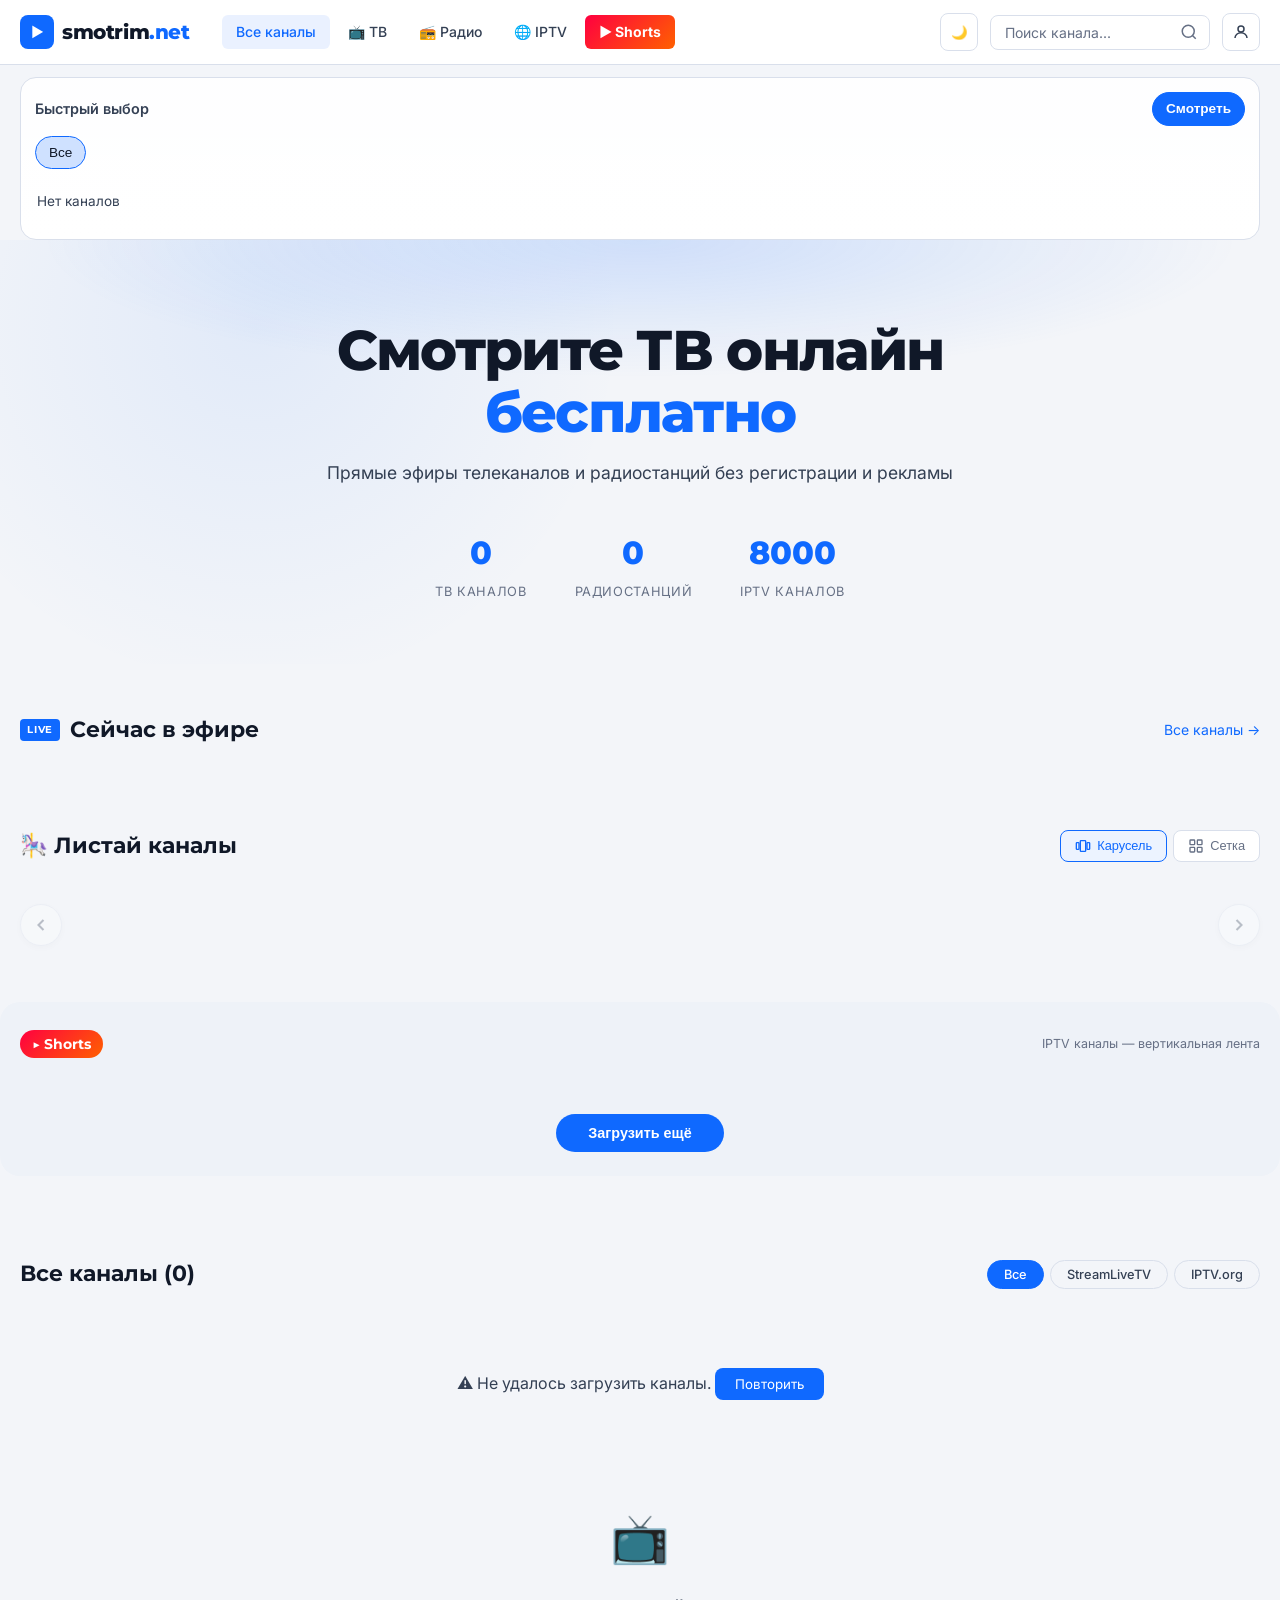
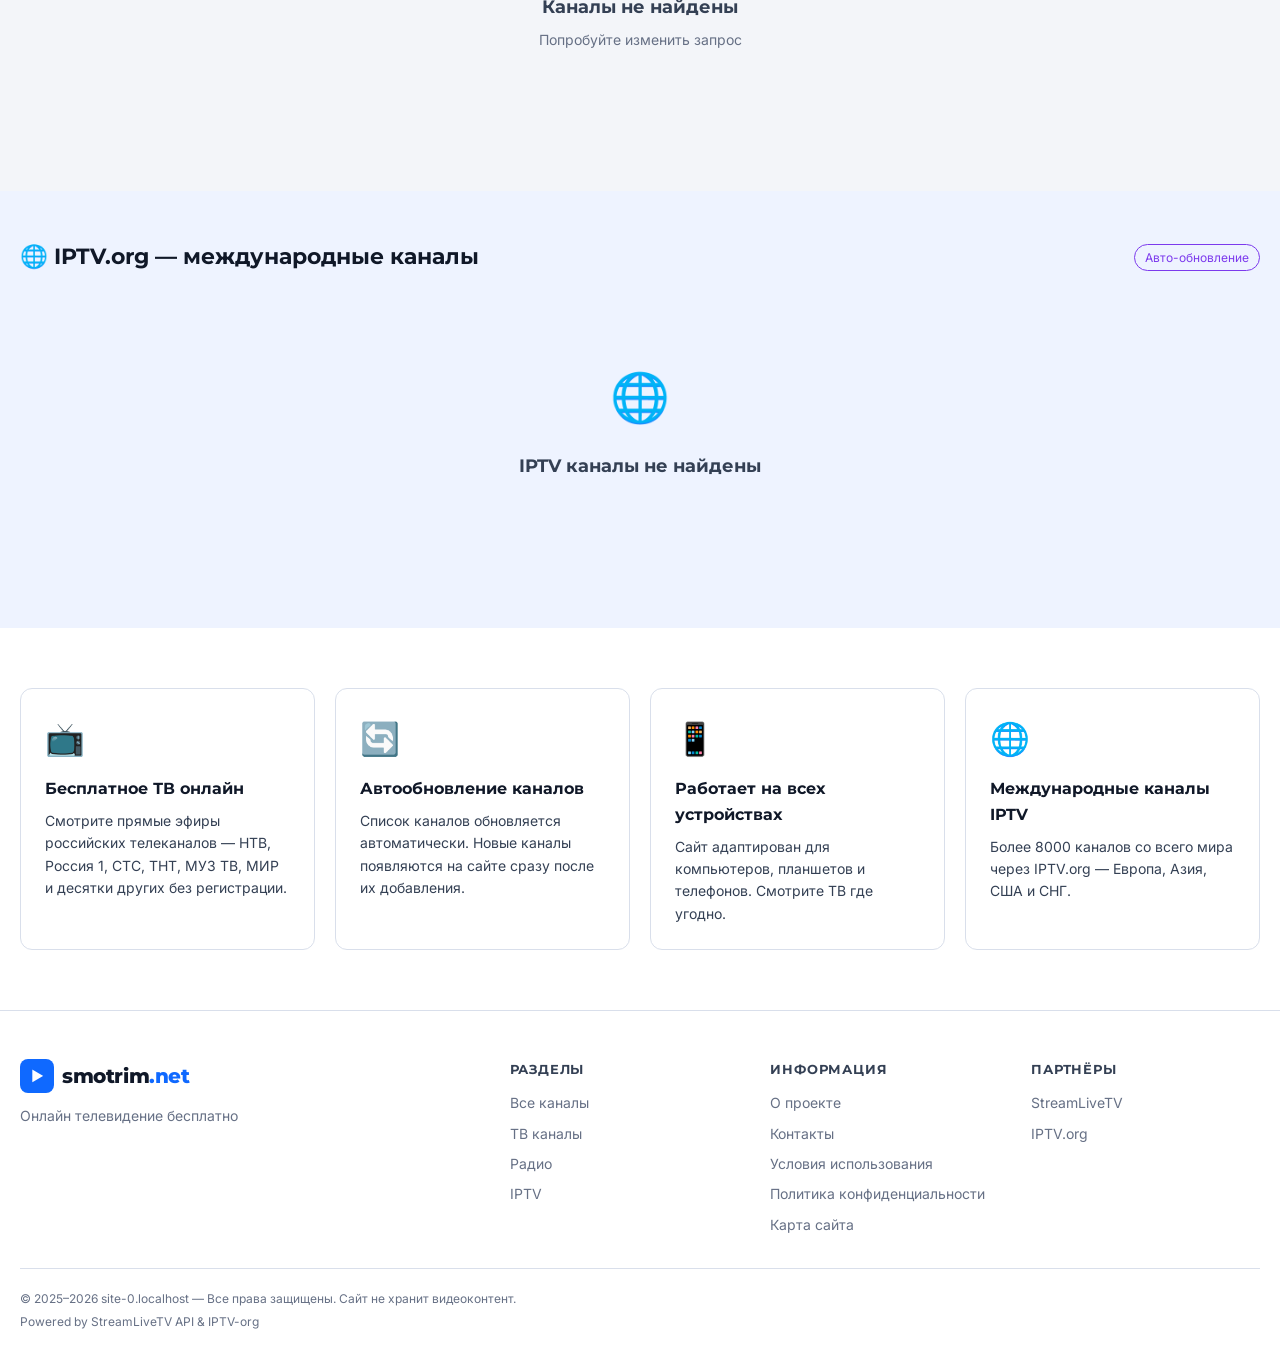
<file: index.html>
<!DOCTYPE html>
<html lang="ru">
<head>
  <meta charset="UTF-8">
  <meta name="viewport" content="width=device-width, initial-scale=1.0">
  <title id="page-title">Смотреть ТВ онлайн бесплатно | Прямые эфиры каналов</title>
  <meta name="description" id="meta-desc" content="Смотрите российское и зарубежное телевидение онлайн бесплатно. Прямые эфиры более 50 телеканалов без регистрации. Россия 1, НТВ, СТС, ТНТ, МУЗ ТВ и другие.">
  <meta name="keywords" content="смотреть тв онлайн, телевидение онлайн бесплатно, прямой эфир, российское тв онлайн, iptv онлайн, стримлайв">
  <meta name="robots" content="index, follow">
  <meta name="author" id="meta-author" content="">
  <link rel="canonical" id="canonical-link" href="/">

  <!-- Open Graph -->
  <meta property="og:type" content="website">
  <meta property="og:url" id="og-url" content="/">
  <meta property="og:title" id="og-title" content="Смотреть ТВ онлайн бесплатно">
  <meta property="og:description" content="Прямые эфиры более 50 российских и зарубежных телеканалов бесплатно и без регистрации.">
  <meta property="og:image" id="og-image" content="/og-image.jpg">
  <meta property="og:locale" content="ru_RU">
  <meta property="og:site_name" id="og-sitename" content="">

  <!-- Twitter Card -->
  <meta name="twitter:card" content="summary_large_image">
  <meta name="twitter:title" id="tw-title" content="ТВ онлайн бесплатно">
  <meta name="twitter:description" content="Прямые эфиры телеканалов бесплатно">

  <!-- Schema.org — обновляется под текущий домен -->
  <script type="application/ld+json" id="schema-json">{"@context":"https://schema.org","@type":"WebSite","name":"","url":"/","description":"Онлайн телевидение — прямые эфиры телеканалов бесплатно","potentialAction":{"@type":"SearchAction","target":"/search?q={search_term_string}","query-input":"required name=search_term_string"}}</script>

  <!-- Yandex Webmaster — замените на ваш токен -->
  <!-- <meta name="yandex-verification" content="ВАШ_ТОКЕН"> -->

  <script>
    /* Авто-SEO: работает на любом домене без изменений кода */
    (function() {
      var origin   = window.location.origin;
      var host     = window.location.hostname;
      var parts    = host.split('.');
      var siteName = parts.slice(-2).join('.');
      var brandName = parts.slice(0, -1).join('.');

      window.SITE_ORIGIN = origin;
      window.SITE_NAME   = siteName;

      var set = function(id, attr, val) {
        var el = document.getElementById(id);
        if (el) el[attr] = val;
      };

      set('page-title',  'textContent', brandName + ' — Смотреть ТВ онлайн бесплатно | Прямые эфиры');
      set('meta-author', 'content',     siteName);
      set('canonical-link', 'href',     origin + '/');
      set('og-url',      'content',     origin + '/');
      set('og-title',    'content',     brandName + ' — Смотреть ТВ онлайн бесплатно');
      set('og-image',    'content',     origin + '/og-image.jpg');
      set('og-sitename', 'content',     siteName);
      set('tw-title',    'content',     brandName + ' — ТВ онлайн');

      var schemaEl = document.getElementById('schema-json');
      if (schemaEl) {
        try {
          var s = JSON.parse(schemaEl.textContent);
          s.name = siteName;
          s.url  = origin + '/';
          if (s.potentialAction) s.potentialAction.target = origin + '/search?q={search_term_string}';
          schemaEl.textContent = JSON.stringify(s);
        } catch(e) {}
      }
    })();
  </script>

  <link rel="preconnect" href="https://fonts.googleapis.com">
  <link rel="preconnect" href="https://fonts.gstatic.com" crossorigin>
  <link href="https://fonts.googleapis.com/css2?family=Montserrat:wght@400;500;600;700;800&family=Inter:wght@300;400;500&display=swap" rel="stylesheet">
  <link rel="stylesheet" href="/css/style.css">
  <link rel="icon" type="image/svg+xml" href="/favicon.svg">
</head>
<body>

<!-- HEADER -->
<header class="site-header" id="site-header">
  <div class="header-inner">
    <a href="/" class="logo" aria-label="Smotrim.net — главная">
      <span class="logo-icon">▶</span>
      <span class="logo-text">smotrim<span class="logo-dot">.net</span></span>
    </a>

    <nav class="main-nav" id="main-nav">
    <a href="/" class="nav-link active" data-filter="all">Все каналы</a>
      <a href="/tv" class="nav-link" data-filter="tv">📺 ТВ</a>
      <a href="/radio" class="nav-link" data-filter="radio">📻 Радио</a>
      <a href="/iptv" class="nav-link" data-filter="iptv">🌐 IPTV</a>
      <a href="#shorts-section" class="nav-link nav-shorts-link" id="nav-shorts">▶ Shorts</a>
    </nav>

    <div class="header-right">
      <button class="theme-toggle" id="theme-toggle" type="button" aria-label="Переключить тему">🌙</button>
      <div class="search-wrap">
        <input type="search" id="search-input" class="search-input" placeholder="Поиск канала..." autocomplete="off">
        <button class="search-btn" aria-label="Поиск">
          <svg width="18" height="18" fill="none" stroke="currentColor" stroke-width="2" viewBox="0 0 24 24"><circle cx="11" cy="11" r="8"/><path d="m21 21-4.35-4.35"/></svg>
        </button>
      </div>
      <button class="profile-btn" id="profile-btn" type="button" aria-label="Профиль">
        <svg width="18" height="18" fill="none" stroke="currentColor" stroke-width="2" viewBox="0 0 24 24"><circle cx="12" cy="8" r="4"/><path d="M4 20c0-4 3.6-7 8-7s8 3 8 7"/></svg>
        <span class="profile-count" id="profile-fav-count" style="display:none">0</span>
      </button>
      <button class="burger-btn" id="burger-btn" aria-label="Меню">
        <span></span><span></span><span></span>
      </button>
    </div>
  </div>
</header>

<!-- QUICK CHANNEL CAROUSEL -->
<section class="quick-picker-section" aria-label="Быстрый выбор канала">
  <div class="container">
    <div class="quick-picker">
      <div class="quick-picker-head">
        <p class="quick-title">Быстрый выбор</p>
        <button id="open-selected-channel" class="quick-open-btn" type="button">Смотреть</button>
      </div>
      <div class="quick-categories" id="category-select" role="tablist" aria-label="Категории каналов"></div>
      <div class="quick-channels" id="channel-select" aria-label="Список каналов"></div>
    </div>
  </div>
</section>

<!-- HERO BANNER -->
<section class="hero" id="hero">
  <div class="hero-content">
    <h1 class="hero-title">Смотрите ТВ онлайн <span class="hero-accent">бесплатно</span></h1>
    <p class="hero-subtitle">Прямые эфиры телеканалов и радиостанций без регистрации и рекламы</p>
    <div class="hero-stats" id="hero-stats">
      <div class="stat"><span class="stat-num" id="stat-tv">—</span><span class="stat-label">ТВ каналов</span></div>
      <div class="stat"><span class="stat-num" id="stat-radio">—</span><span class="stat-label">Радиостанций</span></div>
      <div class="stat"><span class="stat-num" id="stat-iptv">—</span><span class="stat-label">IPTV каналов</span></div>
    </div>
  </div>
  <div class="hero-bg"></div>
</section>

<!-- FEATURED / LIVE NOW -->
<section class="section live-section" id="live-section">
  <div class="container">
    <div class="section-header">
      <h2 class="section-title"><span class="live-badge-inline">LIVE</span> Сейчас в эфире</h2>
      <a href="#all-channels" class="see-all">Все каналы →</a>
    </div>
    <div class="featured-grid" id="featured-grid">
      <!-- filled by JS -->
    </div>
  </div>
</section>

<!-- CHANNEL CAROUSEL -->
<section class="section carousel-section" id="carousel-section">
  <div class="container">
    <div class="section-header">
      <h2 class="section-title">🎠 Листай каналы</h2>
      <div class="carousel-view-toggle">
        <button class="carousel-view-btn active" id="btn-carousel-view" type="button" title="Карусель">
          <svg width="16" height="16" viewBox="0 0 24 24" fill="none" stroke="currentColor" stroke-width="2"><rect x="2" y="7" width="4" height="10" rx="1"/><rect x="8" y="4" width="8" height="16" rx="1"/><rect x="18" y="7" width="4" height="10" rx="1"/></svg>
          Карусель
        </button>
        <button class="carousel-view-btn" id="btn-grid-view" type="button" title="Сетка">
          <svg width="16" height="16" viewBox="0 0 24 24" fill="none" stroke="currentColor" stroke-width="2"><rect x="3" y="3" width="7" height="7" rx="1"/><rect x="14" y="3" width="7" height="7" rx="1"/><rect x="3" y="14" width="7" height="7" rx="1"/><rect x="14" y="14" width="7" height="7" rx="1"/></svg>
          Сетка
        </button>
      </div>
    </div>
    <div class="carousel-cats" id="carousel-cats"></div>
    <div class="carousel-wrap" id="carousel-wrap">
      <button class="carousel-arrow" id="carousel-prev" type="button" aria-label="Назад">
        <svg width="20" height="20" viewBox="0 0 24 24" fill="none" stroke="currentColor" stroke-width="2.5"><path d="M15 18l-6-6 6-6"/></svg>
      </button>
      <div class="carousel-track-outer">
        <div class="carousel-track" id="carousel-track"></div>
      </div>
      <button class="carousel-arrow" id="carousel-next" type="button" aria-label="Вперёд">
        <svg width="20" height="20" viewBox="0 0 24 24" fill="none" stroke="currentColor" stroke-width="2.5"><path d="M9 18l6-6-6-6"/></svg>
      </button>
    </div>
  </div>
</section>

<!-- SHORTS -->
<section class="section shorts-section" id="shorts-section">
  <div class="container">
    <div class="section-header">
      <h2 class="section-title"><span class="shorts-badge">▶ Shorts</span></h2>
      <span class="shorts-hint">IPTV каналы — вертикальная лента</span>
    </div>
    <div class="shorts-feed" id="shorts-feed"></div>
    <div style="text-align:center;margin-top:20px">
      <button class="shorts-more-btn" id="shorts-load-more" type="button">Загрузить ещё</button>
    </div>
  </div>
</section>

<!-- ALL CHANNELS -->
<section class="section" id="all-channels">
  <div class="container">
    <div class="section-header">
      <h2 class="section-title" id="channels-title">Все каналы</h2>
      <div class="filter-tabs" id="filter-tabs">
        <button class="ftab active" data-source="all">Все</button>
        <button class="ftab" data-source="streamlivetv">StreamLiveTV</button>
        <button class="ftab" data-source="iptv">IPTV.org</button>
      </div>
    </div>

    <!-- Loading -->
    <div class="loading-state" id="loading-state">
      <div class="spinner"></div>
      <p>Загружаем каналы...</p>
    </div>

    <!-- Error -->
    <div class="error-state hidden" id="error-state">
      <p>⚠️ Не удалось загрузить каналы. <button onclick="loadChannels()">Повторить</button></p>
    </div>

    <!-- Channels grid -->
    <div class="channels-grid" id="channels-grid">
      <!-- filled by JS -->
    </div>

    <!-- Pagination -->
    <div class="pagination" id="pagination"></div>
  </div>
</section>

<!-- PLAYER MODAL -->
<div class="player-overlay" id="player-overlay" role="dialog" aria-modal="true" aria-labelledby="player-title">
  <div class="player-modal">
    <div class="player-header">
      <div class="player-title-wrap">
        <span class="live-dot-animated"></span>
        <h2 class="player-channel-name" id="player-title">Канал</h2>
      </div>
      <button class="player-close" id="player-close" aria-label="Закрыть">✕</button>
    </div>
    <div class="player-body">
      <div class="player-frame-wrap" id="player-frame-wrap">
        <div class="player-source-switcher" id="player-source-switcher" aria-label="Источник плеера"></div>
        <iframe id="player-iframe" src="" allowfullscreen allow="autoplay; fullscreen; picture-in-picture" frameborder="0" title="Прямой эфир"></iframe>
      </div>
      <div class="player-info" id="player-info">
        <p class="player-desc" id="player-desc"></p>
        <div class="player-meta" id="player-meta"></div>
        <button class="player-fav-btn" id="player-fav-btn" type="button">☆ В избранное</button>
        <a class="player-fullpage-btn" id="player-fullpage-btn" href="#" target="_blank">
          ⛶ Открыть на полный экран
        </a>
      </div>
    </div>
  </div>
</div>

<!-- IPTV section -->
<section class="section iptv-section" id="iptv-channels-section">
  <div class="container">
    <div class="section-header">
      <h2 class="section-title">🌐 IPTV.org — международные каналы</h2>
      <span class="section-badge">Авто-обновление</span>
    </div>
    <div class="loading-state" id="iptv-loading">
      <div class="spinner"></div><p>Загружаем IPTV...</p>
    </div>
    <div class="channels-grid" id="iptv-grid"></div>
    <div class="pagination" id="iptv-pagination"></div>
  </div>
</section>

<!-- ABOUT SEO SECTION -->
<section class="about-section">
  <div class="container">
    <div class="about-grid">
      <div class="about-card">
        <div class="about-icon">📺</div>
        <h3>Бесплатное ТВ онлайн</h3>
        <p>Смотрите прямые эфиры российских телеканалов — НТВ, Россия 1, СТС, ТНТ, МУЗ ТВ, МИР и десятки других без регистрации.</p>
      </div>
      <div class="about-card">
        <div class="about-icon">🔄</div>
        <h3>Автообновление каналов</h3>
        <p>Список каналов обновляется автоматически. Новые каналы появляются на сайте сразу после их добавления.</p>
      </div>
      <div class="about-card">
        <div class="about-icon">📱</div>
        <h3>Работает на всех устройствах</h3>
        <p>Сайт адаптирован для компьютеров, планшетов и телефонов. Смотрите ТВ где угодно.</p>
      </div>
      <div class="about-card">
        <div class="about-icon">🌐</div>
        <h3>Международные каналы IPTV</h3>
        <p>Более 8000 каналов со всего мира через IPTV.org — Европа, Азия, США и СНГ.</p>
      </div>
    </div>
  </div>
</section>

<!-- FOOTER -->
<footer class="site-footer">
  <div class="container">
    <div class="footer-grid">
      <div class="footer-brand">
        <a href="/" class="logo footer-logo">
          <span class="logo-icon">▶</span>
          <span class="logo-text">smotrim<span class="logo-dot">.net</span></span>
        </a>
        <p class="footer-tagline">Онлайн телевидение бесплатно</p>
      </div>
      <div class="footer-links">
        <h4>Разделы</h4>
        <a href="/">Все каналы</a>
        <a href="/tv">ТВ каналы</a>
        <a href="/radio">Радио</a>
        <a href="/iptv">IPTV</a>
      </div>
      <div class="footer-links">
        <h4>Информация</h4>
        <a href="/about.html">О проекте</a>
        <a href="/contacts.html">Контакты</a>
        <a href="/terms.html">Условия использования</a>
        <a href="/privacy.html">Политика конфиденциальности</a>
        <a href="/sitemap.xml">Карта сайта</a>
      </div>
      <div class="footer-links">
        <h4>Партнёры</h4>
        <a href="https://stlivetv.tatnet.app" target="_blank" rel="noopener">StreamLiveTV</a>
        <a href="https://iptv-org.github.io" target="_blank" rel="noopener">IPTV.org</a>
      </div>
    </div>
    <div class="footer-bottom">
      <p id="footer-copy">© 2025–2026 — Все права защищены. Сайт не хранит видеоконтент, трансляции предоставляются внешними сервисами.</p>
      <p>Powered by StreamLiveTV API &amp; IPTV-org</p>
    </div>
  </div>
</footer>

<!-- PROFILE MODAL -->
<div class="profile-overlay" id="profile-overlay" role="dialog" aria-modal="true" aria-label="Мой профиль">
  <div class="profile-modal">
    <div class="profile-modal-header">
      <div class="profile-avatar">
        <svg width="28" height="28" fill="none" stroke="currentColor" stroke-width="1.5" viewBox="0 0 24 24"><circle cx="12" cy="8" r="4"/><path d="M4 20c0-4 3.6-7 8-7s8 3 8 7"/></svg>
      </div>
      <div>
        <h2 class="profile-modal-title">Мой профиль</h2>
        <p class="profile-modal-sub" id="profile-modal-sub">Избранные каналы</p>
      </div>
      <button class="profile-close" id="profile-close" type="button" aria-label="Закрыть">✕</button>
    </div>
    <div class="profile-tabs">
      <button class="profile-tab active" data-tab="favorites" type="button">⭐ Избранное</button>
      <button class="profile-tab" data-tab="history" type="button">🕐 История</button>
      <button class="profile-tab" data-tab="settings" type="button">⚙️ Настройки</button>
    </div>
    <div class="profile-tab-content" id="profile-tab-content"></div>
  </div>
</div>

<nav class="mobile-nav" id="mobile-nav" aria-label="Мобильная навигация">
  <a href="/" class="mobile-nav-link active" data-filter="all">🏠<span>Все</span></a>
  <a href="/tv" class="mobile-nav-link" data-filter="tv">📺<span>ТВ</span></a>
  <a href="/radio" class="mobile-nav-link" data-filter="radio">📻<span>Радио</span></a>
  <a href="/iptv" class="mobile-nav-link" data-filter="iptv">🌐<span>IPTV</span></a>
  <button class="mobile-nav-link" id="mobile-open-favorites" type="button">⭐<span>Профиль</span></button>
</nav>

<script>
  (function() {
    var h = window.location.hostname;
    var el = document.getElementById('footer-copy');
    if (el) el.textContent = '© 2025–2026 ' + h + ' — Все права защищены. Сайт не хранит видеоконтент.';
  })();
</script>
<script src="/js/app.js"></script>
<script src="/js/features.js"></script>
</body>
</html>
</file>
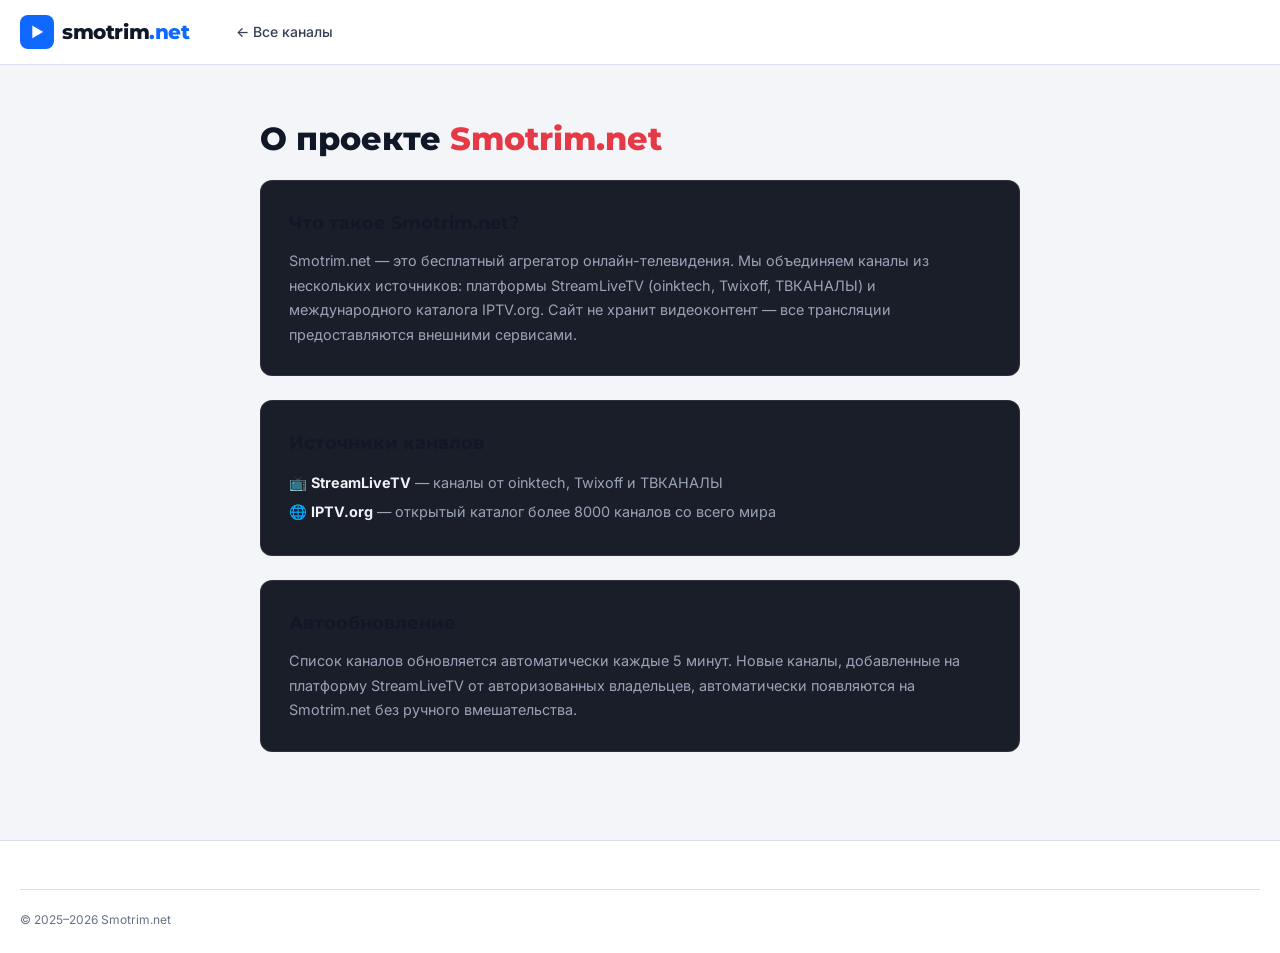
<file: about.html>
<!DOCTYPE html>
<html lang="ru">
<head>
  <meta charset="UTF-8">
  <meta name="viewport" content="width=device-width, initial-scale=1.0">
  <title>О проекте Smotrim.net — Бесплатное ТВ онлайн</title>
  <meta name="description" content="Smotrim.net — бесплатный сервис онлайн-телевидения. Прямые эфиры российских и зарубежных телеканалов без регистрации. О проекте, цели, источники.">
  <meta name="robots" content="index, follow">
  <link rel="canonical" href="https://smotrim.net/about.html">
  <link rel="preconnect" href="https://fonts.googleapis.com">
  <link href="https://fonts.googleapis.com/css2?family=Montserrat:wght@700;800&family=Inter:wght@300;400;500&display=swap" rel="stylesheet">
  <link rel="stylesheet" href="/css/style.css">
  <link rel="icon" type="image/svg+xml" href="/favicon.svg">
  <script type="application/ld+json">
  {
    "@context": "https://schema.org",
    "@type": "AboutPage",
    "name": "О проекте Smotrim.net",
    "url": "https://smotrim.net/about",
    "description": "Smotrim.net — бесплатный сервис для просмотра телевидения онлайн",
    "publisher": {
      "@type": "Organization",
      "name": "Smotrim.net",
      "url": "https://smotrim.net"
    }
  }
  </script>
</head>
<body>
<header class="site-header">
  <div class="header-inner">
    <a href="/" class="logo"><span class="logo-icon">▶</span><span class="logo-text">smotrim<span class="logo-dot">.net</span></span></a>
    <nav class="main-nav"><a href="/" class="nav-link">← Все каналы</a></nav>
  </div>
</header>

<div class="container" style="padding:48px 20px;max-width:800px;">
  <h1 style="font-family:'Montserrat',sans-serif;font-size:2rem;font-weight:800;margin-bottom:16px;">О проекте <span style="color:#e63946;">Smotrim.net</span></h1>
  
  <div style="background:#1a1e28;border-radius:12px;border:1px solid rgba(255,255,255,0.08);padding:28px;margin-bottom:24px;">
    <h2 style="font-family:'Montserrat',sans-serif;font-size:1.1rem;font-weight:700;margin-bottom:12px;">Что такое Smotrim.net?</h2>
    <p style="color:#9aa3b8;line-height:1.7;font-size:0.9rem;">Smotrim.net — это бесплатный агрегатор онлайн-телевидения. Мы объединяем каналы из нескольких источников: платформы StreamLiveTV (oinktech, Twixoff, ТВКАНАЛЫ) и международного каталога IPTV.org. Сайт не хранит видеоконтент — все трансляции предоставляются внешними сервисами.</p>
  </div>

  <div style="background:#1a1e28;border-radius:12px;border:1px solid rgba(255,255,255,0.08);padding:28px;margin-bottom:24px;">
    <h2 style="font-family:'Montserrat',sans-serif;font-size:1.1rem;font-weight:700;margin-bottom:12px;">Источники каналов</h2>
    <ul style="color:#9aa3b8;line-height:2;font-size:0.9rem;list-style:none;">
      <li>📺 <strong style="color:#f0f2f8;">StreamLiveTV</strong> — каналы от oinktech, Twixoff и ТВКАНАЛЫ</li>
      <li>🌐 <strong style="color:#f0f2f8;">IPTV.org</strong> — открытый каталог более 8000 каналов со всего мира</li>
    </ul>
  </div>

  <div style="background:#1a1e28;border-radius:12px;border:1px solid rgba(255,255,255,0.08);padding:28px;">
    <h2 style="font-family:'Montserrat',sans-serif;font-size:1.1rem;font-weight:700;margin-bottom:12px;">Автообновление</h2>
    <p style="color:#9aa3b8;line-height:1.7;font-size:0.9rem;">Список каналов обновляется автоматически каждые 5 минут. Новые каналы, добавленные на платформу StreamLiveTV от авторизованных владельцев, автоматически появляются на Smotrim.net без ручного вмешательства.</p>
  </div>
</div>

<footer class="site-footer" style="margin-top:40px;">
  <div class="container"><div class="footer-bottom"><p>© 2025–2026 Smotrim.net</p></div></div>
</footer>
</body>
</html>
</file>
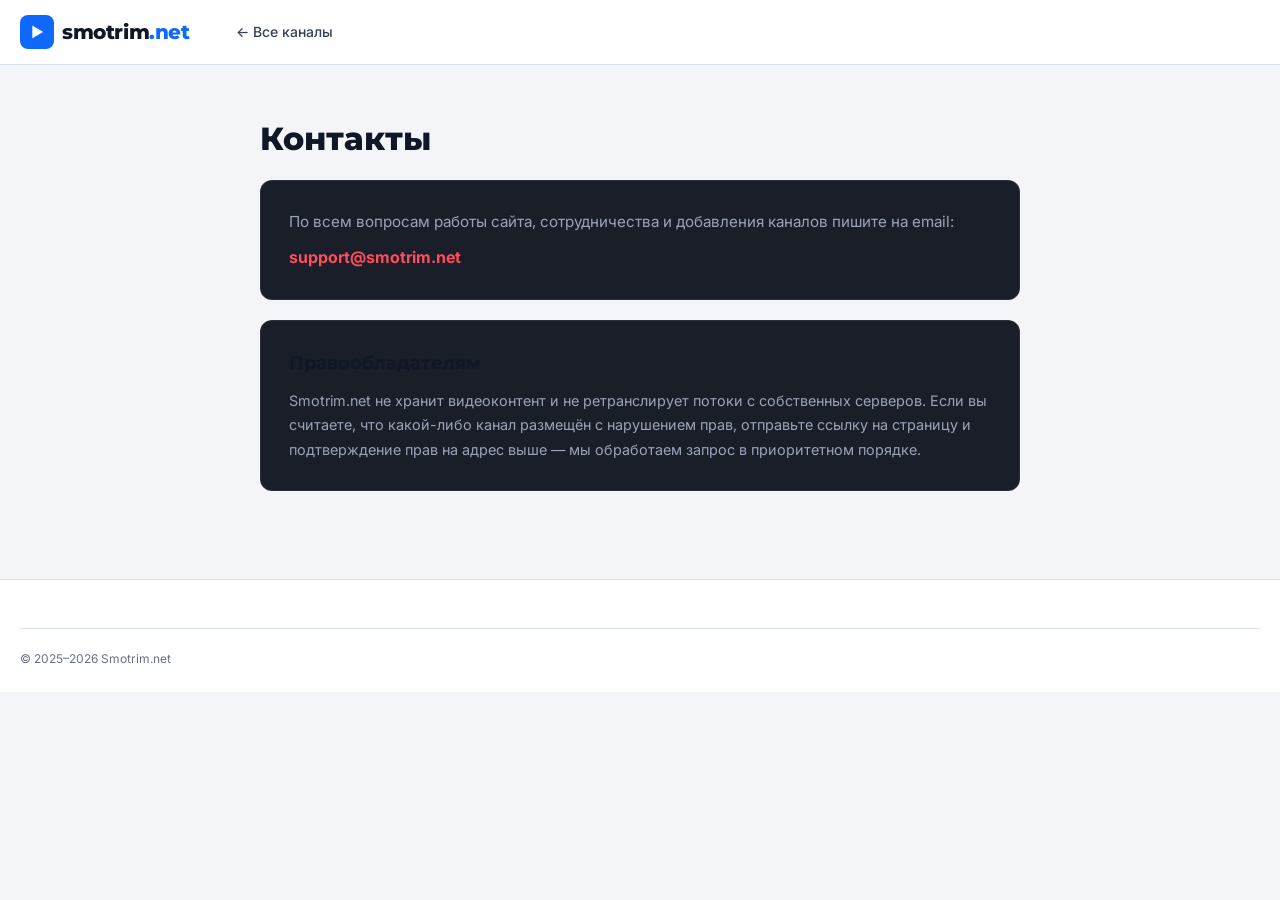
<file: contacts.html>
<!DOCTYPE html>
<html lang="ru">
<head>
  <meta charset="UTF-8">
  <meta name="viewport" content="width=device-width, initial-scale=1.0">
  <title>Контакты — Smotrim.net</title>
  <meta name="description" content="Контакты Smotrim.net: вопросы по сайту, правообладателям и размещению каналов.">
  <meta name="robots" content="index, follow">
  <link rel="canonical" href="https://smotrim.net/contacts.html">
  <link rel="preconnect" href="https://fonts.googleapis.com">
  <link href="https://fonts.googleapis.com/css2?family=Montserrat:wght@700;800&family=Inter:wght@300;400;500&display=swap" rel="stylesheet">
  <link rel="stylesheet" href="/css/style.css">
  <link rel="icon" type="image/svg+xml" href="/favicon.svg">
</head>
<body>
<header class="site-header">
  <div class="header-inner">
    <a href="/" class="logo"><span class="logo-icon">▶</span><span class="logo-text">smotrim<span class="logo-dot">.net</span></span></a>
    <nav class="main-nav"><a href="/" class="nav-link">← Все каналы</a></nav>
  </div>
</header>

<div class="container" style="padding:48px 20px;max-width:800px;">
  <h1 style="font-family:'Montserrat',sans-serif;font-size:2rem;font-weight:800;margin-bottom:16px;">Контакты</h1>
  <div style="background:#1a1e28;border-radius:12px;border:1px solid rgba(255,255,255,0.08);padding:28px;margin-bottom:20px;">
    <p style="color:#9aa3b8;line-height:1.7;font-size:0.95rem;">По всем вопросам работы сайта, сотрудничества и добавления каналов пишите на email:</p>
    <p style="margin-top:10px;"><a href="mailto:support@smotrim.net" style="color:#ff4d5d;font-weight:700;text-decoration:none;">support@smotrim.net</a></p>
  </div>
  <div style="background:#1a1e28;border-radius:12px;border:1px solid rgba(255,255,255,0.08);padding:28px;">
    <h2 style="font-family:'Montserrat',sans-serif;font-size:1.1rem;font-weight:700;margin-bottom:12px;">Правообладателям</h2>
    <p style="color:#9aa3b8;line-height:1.7;font-size:0.9rem;">Smotrim.net не хранит видеоконтент и не ретранслирует потоки с собственных серверов. Если вы считаете, что какой-либо канал размещён с нарушением прав, отправьте ссылку на страницу и подтверждение прав на адрес выше — мы обработаем запрос в приоритетном порядке.</p>
  </div>
</div>

<footer class="site-footer" style="margin-top:40px;">
  <div class="container"><div class="footer-bottom"><p>© 2025–2026 Smotrim.net</p></div></div>
</footer>
</body>
</html>
</file>
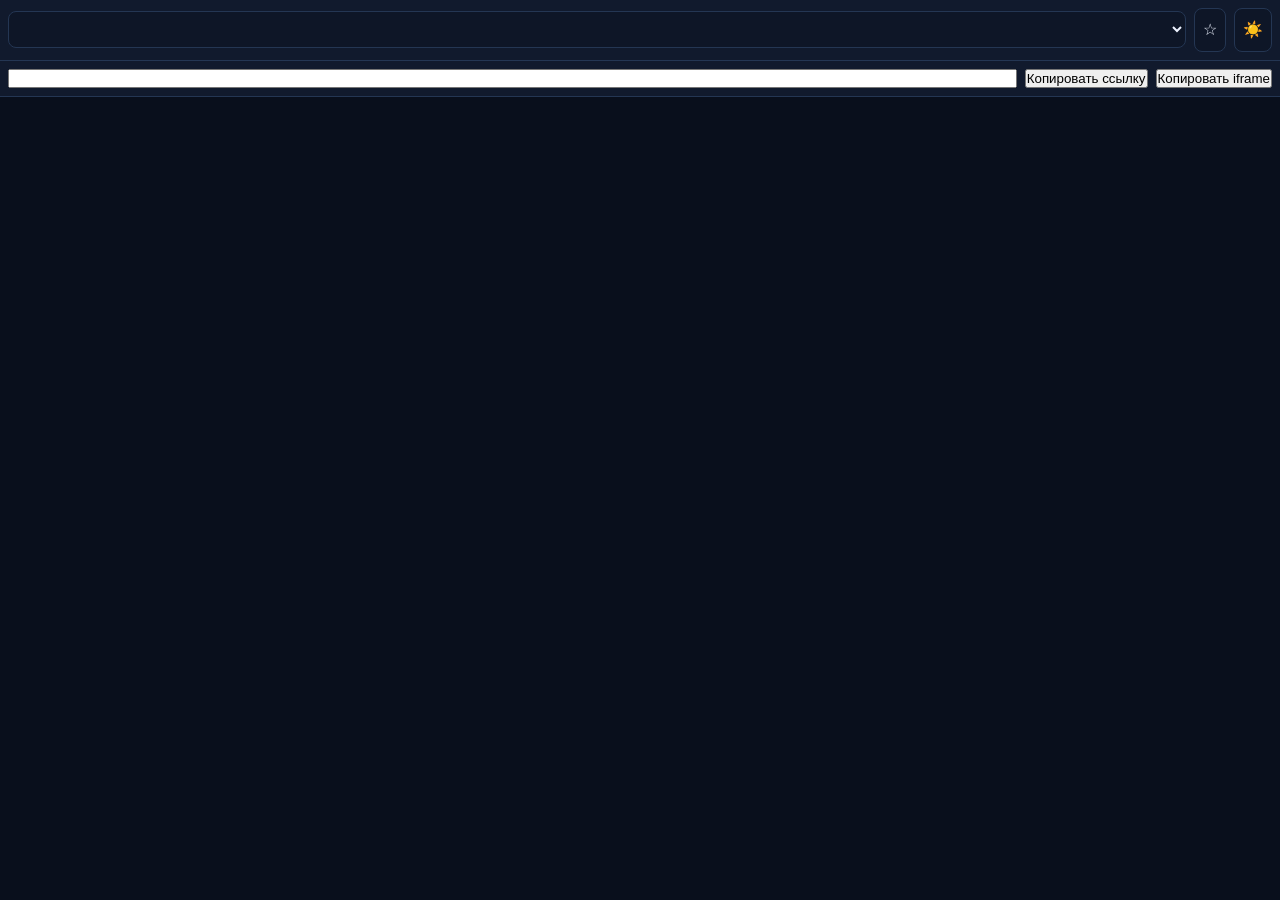
<file: embed.html>
<!DOCTYPE html>
<html lang="ru">
<head>
  <meta charset="UTF-8">
  <meta name="viewport" content="width=device-width, initial-scale=1.0">
  <title>Smotrim.net Embed Player</title>
  <meta name="robots" content="noindex, nofollow">
  <link rel="stylesheet" href="/css/style.css">
  <style>
    html, body { height: 100%; }
    body { margin: 0; }
    .embed-shell { min-height: 100%; display: flex; flex-direction: column; background: var(--bg); }
    .embed-top {
      display: flex;
      gap: 8px;
      flex-wrap: wrap;
      padding: 8px;
      border-bottom: 1px solid var(--border);
      background: var(--surface);
      align-items: center;
    }
    .embed-top select, .embed-top button, .embed-top input {
      border: 1px solid var(--border);
      background: var(--bg2);
      color: var(--text);
      border-radius: 8px;
      padding: 8px;
      font: inherit;
    }
    .embed-top select { min-width: 180px; flex: 1 1 280px; }
    .embed-actions { display: flex; flex-wrap: wrap; gap: 8px; }
    .embed-copy-wrap {
      display: grid;
      grid-template-columns: minmax(0, 1fr) auto auto;
      gap: 8px;
      padding: 8px;
      border-bottom: 1px solid var(--border);
      background: var(--surface);
    }
    .embed-copy-wrap input {
      min-width: 0;
      width: 100%;
      font-size: 0.82rem;
    }
    #embed-copy-status { font-size: 0.75rem; color: var(--text2); min-height: 1.2em; padding: 0 8px 8px; }
    .embed-player { flex: 1; position: relative; }
    .embed-player iframe { position: absolute; inset: 0; width: 100%; height: 100%; border: 0; }
    @media (max-width: 700px) {
      .embed-top select { flex-basis: 100%; }
      .embed-copy-wrap { grid-template-columns: 1fr; }
      .embed-copy-wrap button { width: 100%; }
      .embed-actions { width: 100%; }
      .embed-actions button { flex: 1; }
    }
  </style>
</head>
<body>
  <div class="embed-shell">
    <div class="embed-top">
      <select id="embed-channel"></select>
      <div class="embed-actions">
        <button id="embed-favorite">☆</button>
        <button id="embed-theme">🌙</button>
      </div>
    </div>
    <div class="embed-copy-wrap">
      <input id="embed-link" readonly aria-label="Ссылка на embed">
      <button id="embed-copy-link" type="button">Копировать ссылку</button>
      <button id="embed-copy-code" type="button">Копировать iframe</button>
    </div>
    <div id="embed-copy-status" aria-live="polite"></div>
    <div class="embed-player" id="embed-player"></div>
  </div>

<script>
const CONFIG = {
  api: 'https://aqeleulwobgamdffkfri.supabase.co/functions/v1/public-channels',
  allowedOwners: ['oinktech', 'Twixoff', 'ТВКАНАЛЫ']
};
const state = { channels: [], active: null, profile: { favorites: {}, theme: 'dark' } };
const qs = s => document.querySelector(s);

function saveProfile() { localStorage.setItem('smotrim_profile_v1', JSON.stringify(state.profile)); }
function loadProfile() {
  try {
    const raw = localStorage.getItem('smotrim_profile_v1');
    if (!raw) return;
    const p = JSON.parse(raw);
    state.profile.favorites = p.favorites || {};
    state.profile.theme = p.theme || 'dark';
  } catch(_) {}
}

function applyTheme(theme) {
  document.body.dataset.theme = theme;
  qs('#embed-theme').textContent = theme === 'dark' ? '☀️' : '🌙';
}

function slugify(s='') { return s.toLowerCase().replace(/[^a-z0-9а-яё]+/gi,'-').replace(/-+/g,'-').replace(/^-+|-+$/g,''); }
function escapeAttr(s='') { return String(s).replace(/"/g, '&quot;'); }

function renderPlayer() {
  if (!state.active) return;
  const embedUrl = getEmbedUrl(state.active.id);
  qs('#embed-player').innerHTML = `<iframe src="${embedUrl}" allowfullscreen allow="autoplay; fullscreen; picture-in-picture"></iframe>`;
  qs('#embed-link').value = embedUrl;
  const key = `stream:${state.active.id}`;
  qs('#embed-favorite').textContent = state.profile.favorites[key] ? '★' : '☆';
}

function getEmbedUrl(channelId) {
  return `https://stlivetv.tatnet.app/embed/${encodeURIComponent(channelId)}`;
}

function setChannel(id) {
  const selected = state.channels.find(c => c.id === id);
  if (!selected) return;
  state.active = selected;
  localStorage.setItem('smotrim_embed_last_channel', id);
  renderPlayer();
}

async function loadChannels() {
  let list = [];
  let page = 1;
  while (page <= 8) {
    const res = await fetch(`${CONFIG.api}?page=${page}&limit=80`);
    const json = await res.json();
    list = list.concat(json.data || []);
    if (page >= (json.pagination?.total_pages || 1)) break;
    page++;
  }
  state.channels = list.filter(c => CONFIG.allowedOwners.some(o => o.toLowerCase() === (c.owner?.username||'').toLowerCase()));
  const select = qs('#embed-channel');
  select.innerHTML = state.channels.map(c => `<option value="${c.id}">${c.title}</option>`).join('');
  const requested = new URLSearchParams(window.location.search).get('channel') || localStorage.getItem('smotrim_embed_last_channel') || state.channels[0]?.id;
  if (requested) {
    select.value = requested;
    setChannel(requested);
  }
  select.addEventListener('change', () => setChannel(select.value));
}

qs('#embed-favorite').addEventListener('click', () => {
  if (!state.active) return;
  const key = `stream:${state.active.id}`;
  if (state.profile.favorites[key]) delete state.profile.favorites[key];
  else state.profile.favorites[key] = { title: state.active.title, type: 'stream' };
  saveProfile();
  renderPlayer();
});

qs('#embed-theme').addEventListener('click', () => {
  state.profile.theme = state.profile.theme === 'dark' ? 'light' : 'dark';
  applyTheme(state.profile.theme);
  saveProfile();
});

async function copyText(text, successLabel) {
  const status = qs('#embed-copy-status');
  if (!text) return;
  try {
    if (navigator.clipboard?.writeText) {
      await navigator.clipboard.writeText(text);
    } else {
      const helper = document.createElement('textarea');
      helper.value = text;
      helper.style.position = 'fixed';
      helper.style.left = '-9999px';
      document.body.appendChild(helper);
      helper.focus();
      helper.select();
      document.execCommand('copy');
      helper.remove();
    }
    status.textContent = `${successLabel} скопировано`;
  } catch (_) {
    status.textContent = 'Не удалось скопировать автоматически. Скопируйте вручную.';
  }
}

qs('#embed-copy-link').addEventListener('click', () => {
  copyText(qs('#embed-link').value, 'Ссылка');
});

qs('#embed-copy-code').addEventListener('click', () => {
  const url = qs('#embed-link').value;
  const title = state.active?.title || 'Smotrim.net канал';
  const iframeCode = `<iframe src="${url}" allowfullscreen allow="autoplay; fullscreen; picture-in-picture" title="${escapeAttr(title)}"></iframe>`;
  copyText(iframeCode, 'Iframe-код');
});

(async function init() {
  loadProfile();
  applyTheme(state.profile.theme);
  await loadChannels();
})();
</script>
</body>
</html>
</file>
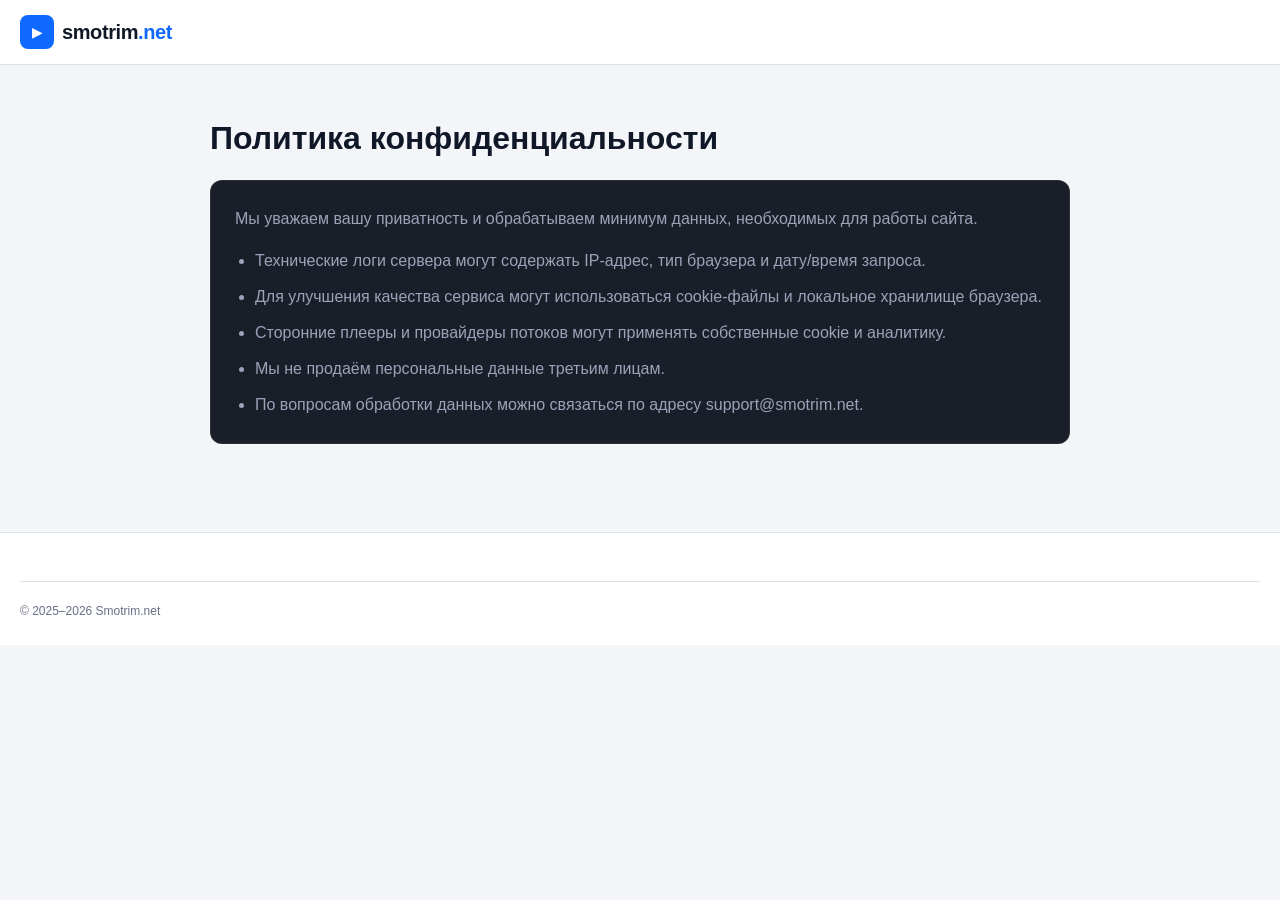
<file: privacy.html>
<!DOCTYPE html>
<html lang="ru">
<head>
  <meta charset="UTF-8">
  <meta name="viewport" content="width=device-width, initial-scale=1.0">
  <title>Политика конфиденциальности — Smotrim.net</title>
  <meta name="description" content="Политика конфиденциальности Smotrim.net.">
  <meta name="robots" content="index, follow">
  <link rel="canonical" href="https://smotrim.net/privacy.html">
  <link rel="stylesheet" href="/css/style.css">
  <link rel="icon" type="image/svg+xml" href="/favicon.svg">
</head>
<body>
<header class="site-header"><div class="header-inner"><a href="/" class="logo"><span class="logo-icon">▶</span><span class="logo-text">smotrim<span class="logo-dot">.net</span></span></a></div></header>
<div class="container" style="padding:48px 20px;max-width:900px;">
  <h1 style="font-family:var(--font-head);font-size:2rem;margin-bottom:16px;">Политика конфиденциальности</h1>
  <div style="background:#1a1e28;border:1px solid rgba(255,255,255,0.08);border-radius:12px;padding:24px;color:#9aa3b8;line-height:1.75;">
    <p>Мы уважаем вашу приватность и обрабатываем минимум данных, необходимых для работы сайта.</p>
    <ul style="margin:14px 0 0 20px;display:grid;gap:8px;">
      <li>Технические логи сервера могут содержать IP-адрес, тип браузера и дату/время запроса.</li>
      <li>Для улучшения качества сервиса могут использоваться cookie-файлы и локальное хранилище браузера.</li>
      <li>Сторонние плееры и провайдеры потоков могут применять собственные cookie и аналитику.</li>
      <li>Мы не продаём персональные данные третьим лицам.</li>
      <li>По вопросам обработки данных можно связаться по адресу support@smotrim.net.</li>
    </ul>
  </div>
</div>
<footer class="site-footer" style="margin-top:40px;"><div class="container"><div class="footer-bottom"><p>© 2025–2026 Smotrim.net</p></div></div></footer>
</body>
</html>
</file>
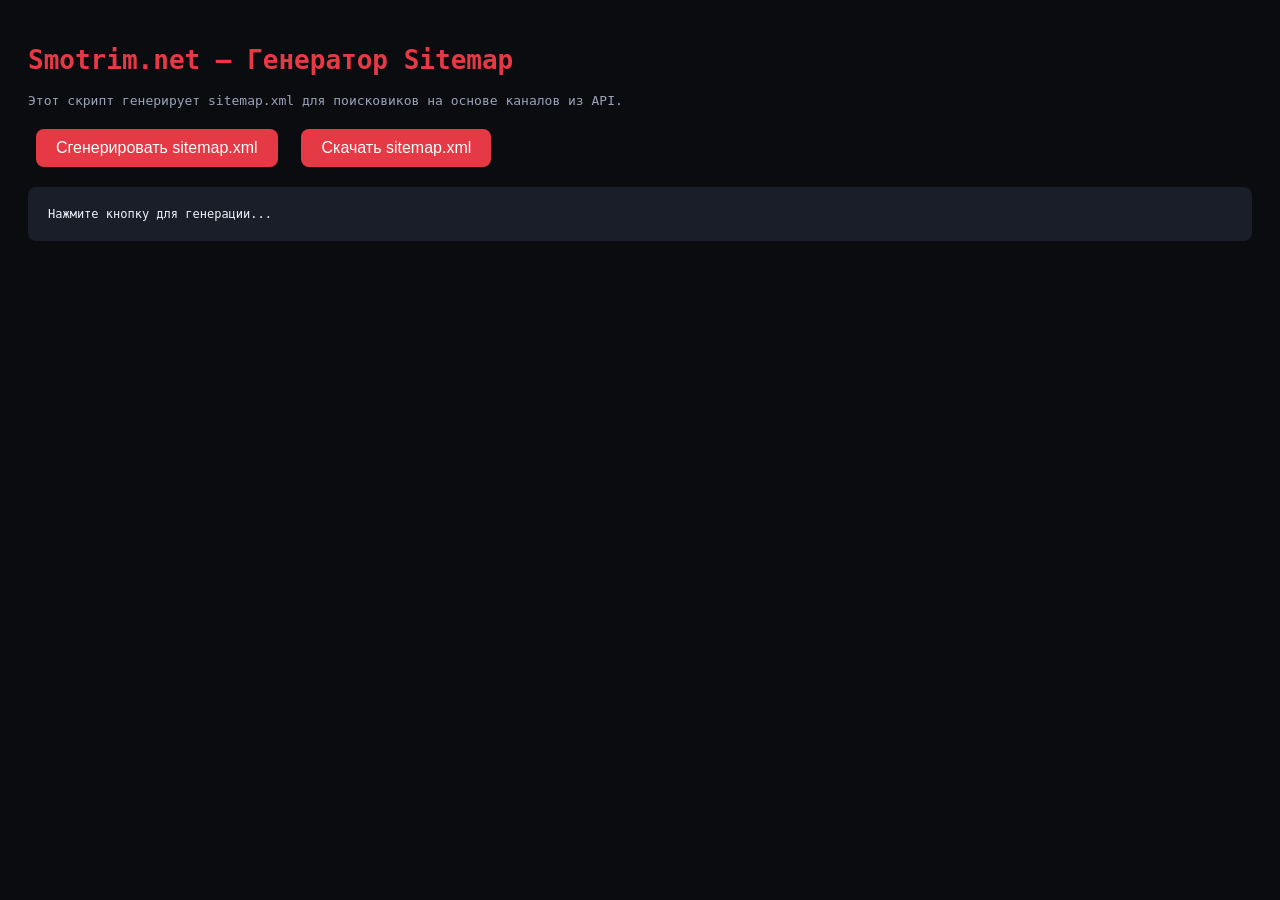
<file: sitemap-generator.html>
<!DOCTYPE html>
<html lang="ru">
<head>
  <meta charset="UTF-8">
  <title>Генератор Sitemap — Smotrim.net</title>
  <style>
    body { font-family: monospace; background: #0a0c10; color: #9aa3b8; padding: 20px; }
    h1 { color: #e63946; }
    .btn { background: #e63946; color: #fff; border: none; padding: 10px 20px; border-radius: 8px; cursor: pointer; font-size: 1rem; margin: 8px; }
    pre { background: #1a1e28; padding: 20px; border-radius: 8px; overflow: auto; max-height: 400px; color: #f0f2f8; font-size: 0.75rem; }
    a { color: #e63946; }
  </style>
</head>
<body>
<h1>Smotrim.net — Генератор Sitemap</h1>
<p>Этот скрипт генерирует sitemap.xml для поисковиков на основе каналов из API.</p>
<button class="btn" onclick="generateSitemap()">Сгенерировать sitemap.xml</button>
<button class="btn" onclick="downloadSitemap()">Скачать sitemap.xml</button>
<pre id="output">Нажмите кнопку для генерации...</pre>

<script>
const CONFIG = {
  streamApiUrl: 'https://aqeleulwobgamdffkfri.supabase.co/functions/v1/public-channels',
  allowedOwners: ['oinktech', 'Twixoff', 'ТВКАНАЛЫ'],
  siteUrl: window.location.origin
};

function slugify(str) {
  return str.toLowerCase()
    .replace(/[а-яёА-ЯЁ]/g, ch => {
      const m = {'а':'a','б':'b','в':'v','г':'g','д':'d','е':'e','ё':'yo','ж':'zh','з':'z','и':'i','й':'y','к':'k','л':'l','м':'m','н':'n','о':'o','п':'p','р':'r','с':'s','т':'t','у':'u','ф':'f','х':'h','ц':'ts','ч':'ch','ш':'sh','щ':'sch','ъ':'','ы':'y','ь':'','э':'e','ю':'yu','я':'ya'};
      return m[ch] || ch;
    })
    .replace(/[^a-z0-9]+/g, '-').replace(/^-+|-+$/g, '');
}

let sitemapXml = '';

async function generateSitemap() {
  document.getElementById('output').textContent = 'Загружаем каналы из API...';
  
  let channels = [];
  let page = 1, totalPages = 1;
  while (page <= totalPages && page <= 10) {
    const res = await fetch(`${CONFIG.streamApiUrl}?page=${page}&limit=50`);
    const json = await res.json();
    channels = [...channels, ...(json.data || [])];
    totalPages = json.pagination?.total_pages || 1;
    page++;
  }

  const allowed = channels.filter(c =>
    CONFIG.allowedOwners.some(o => o.toLowerCase() === (c.owner?.username||'').toLowerCase())
  );

  const today = new Date().toISOString().split('T')[0];

  const staticUrls = [
    { url: '/', priority: '1.0', freq: 'daily' },
    { url: '/tv', priority: '0.9', freq: 'daily' },
    { url: '/radio', priority: '0.9', freq: 'daily' },
    { url: '/iptv', priority: '0.8', freq: 'weekly' },
    { url: '/about', priority: '0.5', freq: 'monthly' },
  ];

  sitemapXml = `<?xml version="1.0" encoding="UTF-8"?>
<urlset xmlns="http://www.sitemaps.org/schemas/sitemap/0.9"
        xmlns:video="http://www.google.com/schemas/sitemap-video/1.1">

  <!-- Static pages -->
  ${staticUrls.map(u => `<url>
    <loc>${CONFIG.siteUrl}${u.url}</loc>
    <lastmod>${today}</lastmod>
    <changefreq>${u.freq}</changefreq>
    <priority>${u.priority}</priority>
  </url>`).join('\n  ')}

  <!-- Channel pages -->
  ${allowed.map(ch => `<url>
    <loc>${CONFIG.siteUrl}/watch/${slugify(ch.title)}</loc>
    <lastmod>${ch.updated_at ? ch.updated_at.split('T')[0] : today}</lastmod>
    <changefreq>always</changefreq>
    <priority>0.8</priority>
    ${ch.thumbnail_url ? `<video:video>
      <video:thumbnail_loc>${ch.thumbnail_url}</video:thumbnail_loc>
      <video:title>${ch.title.replace(/&/g,'&amp;').replace(/</g,'&lt;').replace(/>/g,'&gt;')}</video:title>
      <video:description>${(ch.description||'Прямой эфир').replace(/&/g,'&amp;').replace(/</g,'&lt;').replace(/>/g,'&gt;')}</video:description>
      <video:live>yes</video:live>
    </video:video>` : ''}
  </url>`).join('\n  ')}

</urlset>`;

  document.getElementById('output').textContent = sitemapXml;
  document.getElementById('output').textContent = sitemapXml;
  console.log(`Сгенерировано ${allowed.length} каналов + ${staticUrls.length} статических страниц`);
}

function downloadSitemap() {
  if (!sitemapXml) { alert('Сначала нажмите "Сгенерировать"'); return; }
  const blob = new Blob([sitemapXml], { type: 'application/xml' });
  const a = document.createElement('a');
  a.href = URL.createObjectURL(blob);
  a.download = 'sitemap.xml';
  a.click();
}
</script>
</body>
</html>
</file>
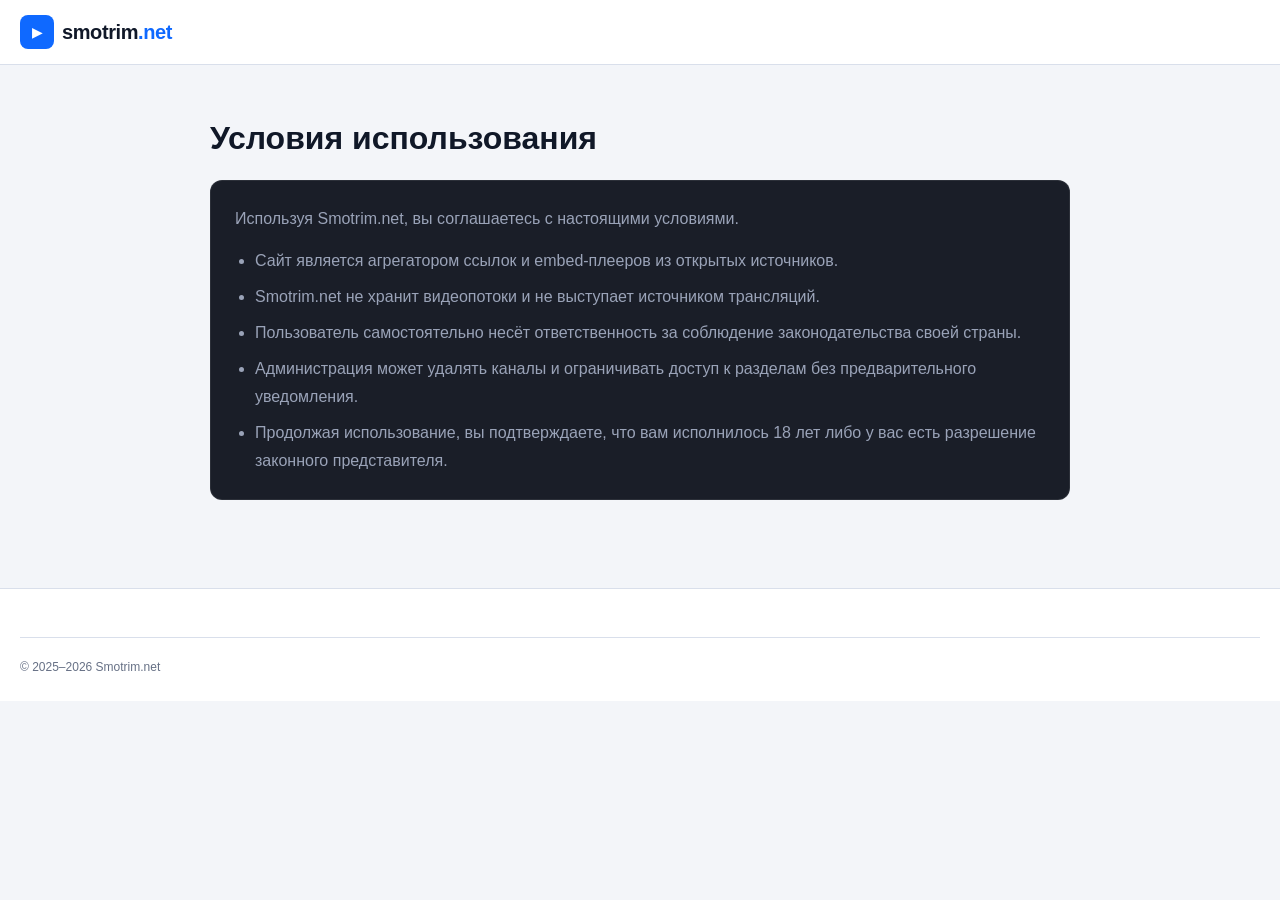
<file: terms.html>
<!DOCTYPE html>
<html lang="ru">
<head>
  <meta charset="UTF-8">
  <meta name="viewport" content="width=device-width, initial-scale=1.0">
  <title>Условия использования — Smotrim.net</title>
  <meta name="description" content="Условия использования сервиса Smotrim.net.">
  <meta name="robots" content="index, follow">
  <link rel="canonical" href="https://smotrim.net/terms.html">
  <link rel="stylesheet" href="/css/style.css">
  <link rel="icon" type="image/svg+xml" href="/favicon.svg">
</head>
<body>
<header class="site-header"><div class="header-inner"><a href="/" class="logo"><span class="logo-icon">▶</span><span class="logo-text">smotrim<span class="logo-dot">.net</span></span></a></div></header>
<div class="container" style="padding:48px 20px;max-width:900px;">
  <h1 style="font-family:var(--font-head);font-size:2rem;margin-bottom:16px;">Условия использования</h1>
  <div style="background:#1a1e28;border:1px solid rgba(255,255,255,0.08);border-radius:12px;padding:24px;color:#9aa3b8;line-height:1.75;">
    <p>Используя Smotrim.net, вы соглашаетесь с настоящими условиями.</p>
    <ul style="margin:14px 0 0 20px;display:grid;gap:8px;">
      <li>Сайт является агрегатором ссылок и embed-плееров из открытых источников.</li>
      <li>Smotrim.net не хранит видеопотоки и не выступает источником трансляций.</li>
      <li>Пользователь самостоятельно несёт ответственность за соблюдение законодательства своей страны.</li>
      <li>Администрация может удалять каналы и ограничивать доступ к разделам без предварительного уведомления.</li>
      <li>Продолжая использование, вы подтверждаете, что вам исполнилось 18 лет либо у вас есть разрешение законного представителя.</li>
    </ul>
  </div>
</div>
<footer class="site-footer" style="margin-top:40px;"><div class="container"><div class="footer-bottom"><p>© 2025–2026 Smotrim.net</p></div></div></footer>
</body>
</html>
</file>
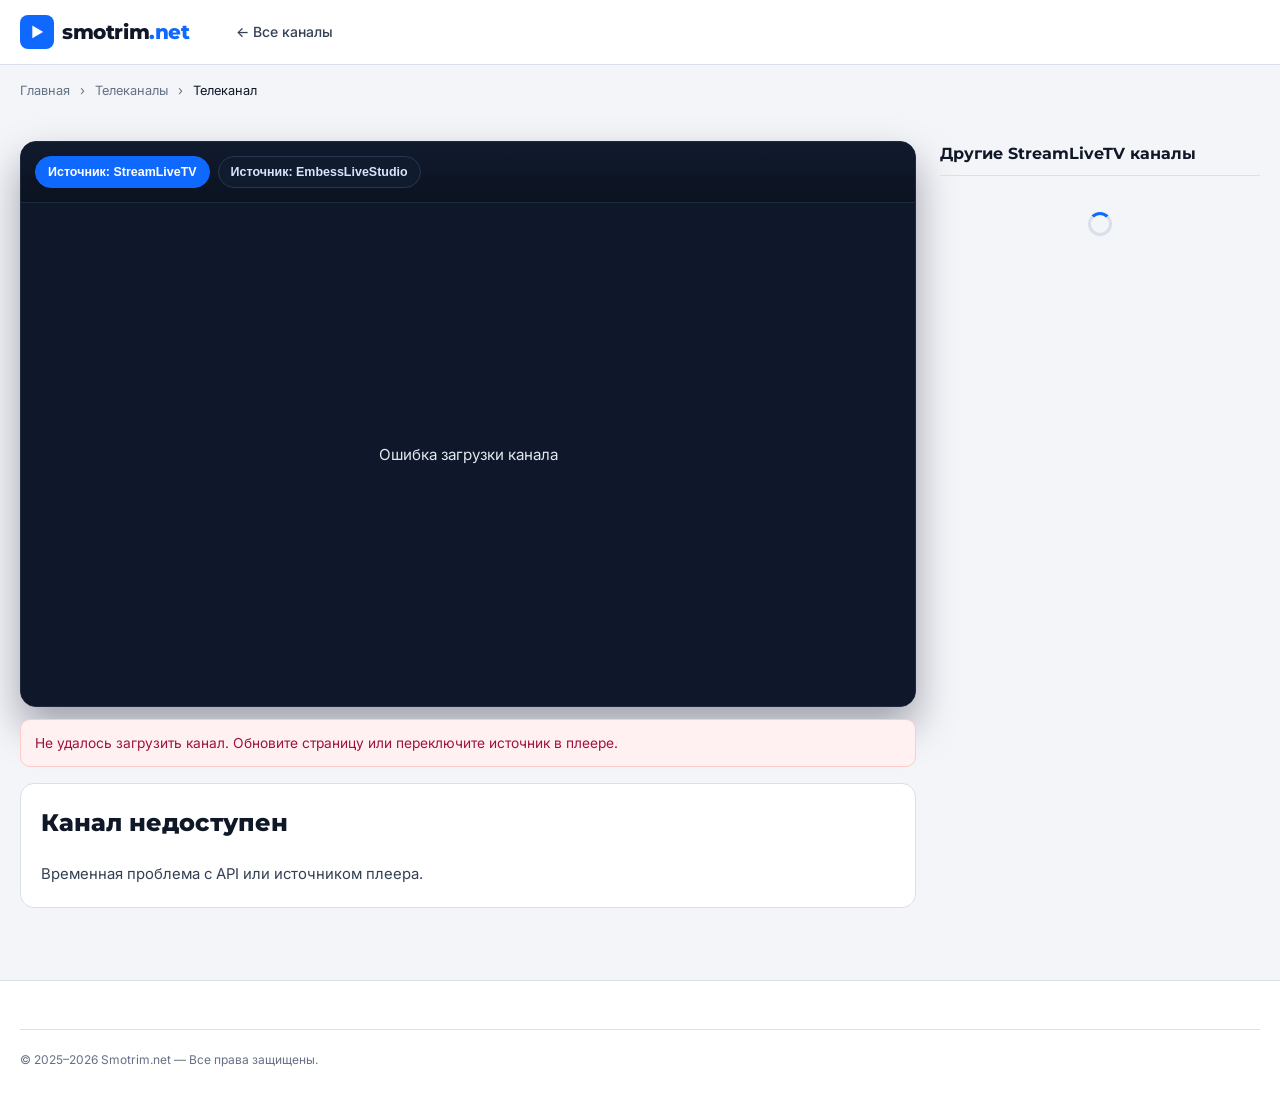
<file: pages/watch.html>
<!DOCTYPE html>
<html lang="ru">
<head>
  <meta charset="UTF-8">
  <meta name="viewport" content="width=device-width, initial-scale=1.0">
  <title id="page-title">Канал — Smotrim.net</title>
  <meta name="description" id="page-desc" content="Смотрите телеканал онлайн бесплатно на Smotrim.net. Прямой эфир без регистрации.">
  <meta name="robots" content="index, follow">
  <link rel="canonical" id="canonical-link" href="/">

  <meta property="og:type" content="video.other">
  <meta property="og:url" id="og-url" content="/">
  <meta property="og:title" id="og-title" content="Смотреть онлайн — Smotrim.net">
  <meta property="og:description" id="og-desc" content="Прямой эфир бесплатно">
  <meta property="og:image" id="og-image" content="/og-image.jpg">
  <meta property="og:locale" content="ru_RU">
  <meta property="og:site_name" content="Smotrim.net">

  <meta name="twitter:card" content="summary_large_image">
  <meta name="twitter:title" id="tw-title" content="Smotrim.net">
  <meta name="twitter:description" id="tw-desc" content="Прямой эфир ТВ онлайн">

  <script type="application/ld+json" id="schema-json">
  {
    "@context": "https://schema.org",
    "@type": "BroadcastEvent",
    "name": "Прямой эфир",
    "isLiveBroadcast": true,
    "broadcastOfEvent": {
      "@type": "Event",
      "name": "Прямой эфир телеканала"
    }
  }
  </script>

  <link rel="preconnect" href="https://fonts.googleapis.com">
  <link rel="preconnect" href="https://fonts.gstatic.com" crossorigin>
  <link href="https://fonts.googleapis.com/css2?family=Montserrat:wght@400;500;600;700;800&family=Inter:wght@300;400;500&display=swap" rel="stylesheet">
  <link rel="stylesheet" href="/css/style.css">
  <link rel="icon" type="image/svg+xml" href="/favicon.svg">

  <style>
    .watch-layout { display: grid; grid-template-columns: minmax(0, 1fr) 320px; gap: 24px; padding: 24px 0 32px; }
    .watch-main, .watch-sidebar { min-width: 0; }
    .watch-player-card {
      background: #0b1220;
      border: 1px solid #1f2a3f;
      border-radius: 16px;
      overflow: hidden;
      box-shadow: 0 20px 40px rgba(2, 6, 23, 0.35);
    }
    .watch-source-switcher {
      display: flex;
      gap: 8px;
      flex-wrap: wrap;
      padding: 14px;
      background: linear-gradient(180deg, #111b2e 0%, #0b1220 100%);
      border-bottom: 1px solid #1f2a3f;
    }
    .source-btn {
      border: 1px solid #263653;
      background: #111b2e;
      color: #d8e4ff;
      border-radius: 999px;
      padding: 8px 12px;
      font-size: 0.78rem;
      cursor: pointer;
      transition: .2s ease;
      font-weight: 600;
    }
    .source-btn:hover { border-color: #3f5c93; color: #fff; }
    .source-btn.active { background: #0f69ff; border-color: #0f69ff; color: #fff; }
    .watch-player-wrap { position: relative; padding-bottom: 56.25%; background: #0f172a; }
    .watch-player-wrap iframe, .watch-player-wrap .player-state { position: absolute; inset: 0; width: 100%; height: 100%; }
    .player-state {
      display: flex;
      align-items: center;
      justify-content: center;
      color: #e2e8f0;
      font-size: 0.95rem;
      text-align: center;
      padding: 20px;
    }
    .watch-info { margin-top: 16px; padding: 20px; background: var(--surface); border-radius: 14px; border: 1px solid var(--border); }
    .watch-title { font-family: var(--font-head); font-size: 1.5rem; font-weight: 800; margin-bottom: 8px; }
    .watch-meta { display: flex; gap: 12px; flex-wrap: wrap; font-size: 0.8rem; color: var(--text2); margin-bottom: 12px; }
    .watch-desc { font-size: 0.93rem; color: var(--text2); line-height: 1.6; }
    .sidebar-title { font-family: var(--font-head); font-size: 1rem; font-weight: 700; margin-bottom: 16px; padding-bottom: 8px; border-bottom: 1px solid var(--border); }
    .sidebar-channels { display: flex; flex-direction: column; gap: 8px; max-height: 660px; overflow-y: auto; }
    .sidebar-ch-item { display: flex; align-items: center; gap: 10px; padding: 10px; background: var(--surface); border-radius: 8px; border: 1px solid var(--border); text-decoration: none; color: var(--text); transition: border-color .2s; font-size: .825rem; }
    .sidebar-ch-item:hover { border-color: var(--accent); }
    .sidebar-ch-thumb { width: 44px; height: 30px; background: var(--bg3); border-radius: 4px; display: flex; align-items: center; justify-content: center; font-size: 1.1rem; flex-shrink: 0; overflow: hidden; }
    .sidebar-ch-thumb img { width: 100%; height: 100%; object-fit: cover; }
    .sidebar-ch-name { font-weight: 500; line-height: 1.3; }
    .notice-error {
      margin-top: 12px;
      border: 1px solid #fecaca;
      background: #fff1f2;
      color: #9f1239;
      border-radius: 10px;
      padding: 12px 14px;
      font-size: .86rem;
      display: none;
    }
    .notice-error.show { display: block; }
    @media (max-width: 900px) {
      .watch-layout { grid-template-columns: 1fr; }
      .watch-sidebar { order: 2; }
      .watch-title { font-size: 1.3rem; }
    }
  </style>
</head>
<body>

<header class="site-header">
  <div class="header-inner">
    <a href="/" class="logo">
      <span class="logo-icon">▶</span>
      <span class="logo-text">smotrim<span class="logo-dot">.net</span></span>
    </a>
    <nav class="main-nav">
      <a href="/" class="nav-link">← Все каналы</a>
    </nav>
  </div>
</header>

<div class="container">
  <nav aria-label="Хлебные крошки" style="padding:16px 0;font-size:0.8rem;color:var(--text3);">
    <a href="/" style="color:var(--text3);text-decoration:none;">Главная</a>
    <span style="margin:0 6px;">›</span>
    <a href="/" style="color:var(--text3);text-decoration:none;">Телеканалы</a>
    <span style="margin:0 6px;">›</span>
    <span id="breadcrumb-name" style="color:var(--text);">Загрузка...</span>
  </nav>

  <div class="watch-layout">
    <div class="watch-main">
      <div class="watch-player-card">
        <div class="watch-source-switcher" id="source-switcher"></div>
        <div class="watch-player-wrap" id="watch-player">
          <div class="player-state">Загрузка плеера…</div>
        </div>
      </div>
      <div class="notice-error" id="watch-error"></div>
      <div class="watch-info" id="watch-info">
        <h1 class="watch-title" id="watch-title">Загрузка...</h1>
        <div class="watch-meta" id="watch-meta"></div>
        <p class="watch-desc" id="watch-desc"></p>
      </div>
    </div>

    <aside class="watch-sidebar">
      <div class="sidebar-title">Другие StreamLiveTV каналы</div>
      <div class="sidebar-channels" id="sidebar-channels">
        <div class="loading-state" style="padding:20px 0">
          <div class="spinner" style="width:24px;height:24px;"></div>
        </div>
      </div>
    </aside>
  </div>
</div>

<footer class="site-footer" style="margin-top:40px;">
  <div class="container">
    <div class="footer-bottom">
      <p>© 2025–2026 Smotrim.net — Все права защищены.</p>
    </div>
  </div>
</footer>

<script>
const CONFIG = {
  streamApiUrl: 'https://aqeleulwobgamdffkfri.supabase.co/functions/v1/public-channels',
  allowedOwners: ['oinktech', 'Twixoff', 'ТВКАНАЛЫ'],
  playerSources: [
    { key: 'streamlivetv', label: 'StreamLiveTV', buildUrl: id => `https://stlivetv.tatnet.app/embed/${encodeURIComponent(id)}` },
    { key: 'studio', label: 'EmbessLiveStudio', buildUrl: id => `https://embesslivestudio.lovable.app/player?channel=${encodeURIComponent(id)}` }
  ]
};

const state = {
  channels: [],
  activeChannel: null,
  source: 'streamlivetv'
};

function slugify(str) {
  return (str || '').toLowerCase()
    .replace(/[а-яёА-ЯЁ]/g, ch => {
      const m = {'а':'a','б':'b','в':'v','г':'g','д':'d','е':'e','ё':'yo','ж':'zh','з':'z','и':'i','й':'y','к':'k','л':'l','м':'m','н':'n','о':'o','п':'p','р':'r','с':'s','т':'t','у':'u','ф':'f','х':'h','ц':'ts','ч':'ch','ш':'sh','щ':'sch','ъ':'','ы':'y','ь':'','э':'e','ю':'yu','я':'ya'};
      return m[ch] || ch;
    })
    .replace(/[^a-z0-9]+/g, '-')
    .replace(/^-+|-+$/g, '');
}

function normalizeSlug(value) {
  return safeDecodeURIComponent((value || '').toString().trim().toLowerCase())
    .replace(/[^a-z0-9а-яё]+/gi, '-')
    .replace(/-+/g, '-')
    .replace(/^-+|-+$/g, '');
}

function safeDecodeURIComponent(value) {
  try {
    return decodeURIComponent(value);
  } catch (_) {
    return value;
  }
}

function slugsMatch(a, b) {
  const na = normalizeSlug(a);
  const nb = normalizeSlug(b);
  return Boolean(na && nb && (na === nb || na.replace(/-/g, '') === nb.replace(/-/g, '')));
}

function escapeHtml(str = '') {
  return String(str)
    .replace(/&/g, '&amp;')
    .replace(/</g, '&lt;')
    .replace(/>/g, '&gt;')
    .replace(/"/g, '&quot;')
    .replace(/'/g, '&#39;');
}

function getRequestedChannel() {
  const params = new URLSearchParams(window.location.search);
  const channelId = params.get('channel_id') || '';
  const source = params.get('source') || '';
  const slugFromQuery = (params.get('channel') || '').trim();

  if (source && CONFIG.playerSources.some(s => s.key === source)) {
    state.source = source;
  }

  if (channelId || slugFromQuery) {
    return { channelId, slug: normalizeSlug(slugFromQuery) };
  }

  const path = window.location.pathname;
  if (path.startsWith('/watch/')) {
    return { channelId: '', slug: normalizeSlug(path.replace('/watch/', '').replace(/^\/+/, '')) };
  }

  const hash = window.location.hash.replace(/^#/, '').trim();
  if (hash.startsWith('watch/')) {
    return { channelId: '', slug: normalizeSlug(hash.replace('watch/', '')) };
  }

  return { channelId: '', slug: '' };
}

function humanizeSlug(slug) {
  const normalized = normalizeSlug(slug);
  if (!normalized) return 'Телеканал';
  return normalized
    .split('-')
    .filter(Boolean)
    .map(word => word.length <= 2 ? word.toUpperCase() : word.charAt(0).toUpperCase() + word.slice(1))
    .join(' ');
}

function applyFallbackSeo(slug) {
  const channelLabel = humanizeSlug(slug);
  const title = `${channelLabel} — смотреть онлайн прямой эфир | Smotrim.net`;
  const desc = `Смотрите ${channelLabel} онлайн бесплатно на Smotrim.net. Прямой эфир ТВ-канала без регистрации.`;
  const watchPath = `${window.location.origin}/watch/${encodeURIComponent(normalizeSlug(slug))}`;

  document.getElementById('page-title').textContent = title;
  document.title = title;
  document.getElementById('page-desc').content = desc;
  document.getElementById('og-title').content = title;
  document.getElementById('og-desc').content = desc;
  document.getElementById('tw-title').content = title;
  document.getElementById('tw-desc').content = desc;
  document.getElementById('canonical-link').href = watchPath;
  document.getElementById('og-url').content = watchPath;
  document.getElementById('breadcrumb-name').textContent = channelLabel;
}

function setError(message) {
  const errorEl = document.getElementById('watch-error');
  errorEl.textContent = message;
  errorEl.classList.add('show');
}

function clearError() {
  const errorEl = document.getElementById('watch-error');
  errorEl.textContent = '';
  errorEl.classList.remove('show');
}

function renderPlayer() {
  const channel = state.activeChannel;
  const source = CONFIG.playerSources.find(s => s.key === state.source) || CONFIG.playerSources[0];
  const watchPlayer = document.getElementById('watch-player');

  if (!channel) {
    watchPlayer.innerHTML = '<div class="player-state">Канал пока недоступен.</div>';
    return;
  }

  const embedUrl = source.buildUrl(channel.id);
  watchPlayer.innerHTML = `<iframe src="${embedUrl}" allowfullscreen allow="autoplay; fullscreen; picture-in-picture" frameborder="0" loading="eager" title="${escapeHtml(channel.title)} — прямой эфир"></iframe>`;
}

function renderSourceSwitcher() {
  const switcher = document.getElementById('source-switcher');
  switcher.innerHTML = CONFIG.playerSources.map(source => (
    `<button class="source-btn ${source.key === state.source ? 'active' : ''}" type="button" data-source="${source.key}">Источник: ${source.label}</button>`
  )).join('');

  switcher.querySelectorAll('.source-btn').forEach(btn => {
    btn.addEventListener('click', () => {
      state.source = btn.dataset.source;
      renderSourceSwitcher();
      renderPlayer();
      const url = new URL(window.location.href);
      url.searchParams.set('source', state.source);
      history.replaceState({}, '', url.pathname + url.search + url.hash);
    });
  });
}

function applySeo(channel) {
  const title = `${channel.title} — смотреть онлайн прямой эфир | Smotrim.net`;
  const desc = `Смотрите ${channel.title} онлайн бесплатно на Smotrim.net. ${channel.description || 'Прямой эфир без регистрации и рекламы.'}`;
  const watchPath = `${window.location.origin}/watch/${encodeURIComponent(slugify(channel.title))}`;

  document.getElementById('page-title').textContent = title;
  document.title = title;
  document.getElementById('page-desc').content = desc;
  document.getElementById('og-title').content = title;
  document.getElementById('og-desc').content = desc;
  document.getElementById('tw-title').content = title;
  document.getElementById('tw-desc').content = desc;
  document.getElementById('canonical-link').href = watchPath;
  document.getElementById('og-url').content = watchPath;
  if (channel.thumbnail_url) document.getElementById('og-image').content = channel.thumbnail_url;

  document.getElementById('breadcrumb-name').textContent = channel.title;
  document.getElementById('watch-title').textContent = channel.title;
  document.getElementById('watch-desc').textContent = channel.description || 'Прямой эфир — смотрите бесплатно';
  document.getElementById('watch-meta').innerHTML = `
    <span>👤 ${escapeHtml(channel.owner?.username || '—')}</span>
    <span>📺 ${channel.channel_type === 'radio' ? 'Радио' : 'ТВ'}</span>
    <span class="live-badge-inline" style="background:var(--live);font-size:0.65rem;padding:2px 7px;border-radius:4px;color:#fff;font-weight:700;">🔴 LIVE</span>
  `;

  const schema = {
    '@context': 'https://schema.org',
    '@type': 'BroadcastEvent',
    name: channel.title,
    description: channel.description || '',
    isLiveBroadcast: true,
    url: watchPath,
    image: channel.thumbnail_url || '',
    broadcastOfEvent: {
      '@type': 'Event',
      name: `${channel.title} прямой эфир`
    }
  };
  document.getElementById('schema-json').textContent = JSON.stringify(schema);
}

function renderSidebar() {
  const root = document.getElementById('sidebar-channels');
  const currentId = state.activeChannel?.id;
  const others = state.channels
    .filter(c => c.id !== currentId && c.channel_type === 'tv')
    .slice(0, 30);

  root.innerHTML = others.map(c => `
    <a class="sidebar-ch-item" href="/watch/${encodeURIComponent(slugify(c.title))}" title="${escapeHtml(c.title)} — смотреть онлайн">
      <div class="sidebar-ch-thumb">
        ${c.thumbnail_url ? `<img src="${escapeHtml(c.thumbnail_url)}" alt="${escapeHtml(c.title)}" loading="lazy">` : '📺'}
      </div>
      <span class="sidebar-ch-name">${escapeHtml(c.title)}</span>
    </a>
  `).join('');
}

async function loadChannels() {
  const request = getRequestedChannel();
  applyFallbackSeo(request.slug || request.channelId || '');
  let channels = [];
  let page = 1;
  let totalPages = 1;

  while (page <= totalPages && page <= 12) {
    const res = await fetch(`${CONFIG.streamApiUrl}?page=${page}&limit=50`);
    if (!res.ok) throw new Error(`HTTP ${res.status}`);
    const json = await res.json();
    channels = channels.concat(json.data || []);
    totalPages = json.pagination?.total_pages || 1;
    page++;
  }

  const allowed = channels.filter(c => CONFIG.allowedOwners.some(o => o.toLowerCase() === (c.owner?.username || '').toLowerCase()));
  state.channels = allowed;

  const normalizedSlug = normalizeSlug(request.slug);
  const slugAliases = {
    'telekanal-twixoff': ['twixoff', 'kanal-twixoff', 'telekanal-twix-off'],
    'ii-live': ['iilive', 'ii', 'ii-tv']
  };
  const aliases = slugAliases[normalizedSlug] || [];
  const compactSlug = normalizedSlug.replace(/-/g, '');
  const channel = allowed.find(c => {
    const titleSlug = slugify(c.title || '');
    const compactTitleSlug = normalizeSlug(titleSlug).replace(/-/g, '');
    const compactId = normalizeSlug(c.id || '').replace(/-/g, '');
    return c.id === request.channelId
      || slugsMatch(titleSlug, normalizedSlug)
      || slugsMatch(c.id || '', normalizedSlug)
      || aliases.some(alias => slugsMatch(titleSlug, alias) || slugsMatch(c.id || '', alias))
      || (compactSlug && (compactTitleSlug.includes(compactSlug) || compactId.includes(compactSlug)));
  });

  if (!channel) {
    throw new Error('Канал не найден: проверьте URL или обновите страницу.');
  }

  state.activeChannel = channel;
  applySeo(channel);
  renderSourceSwitcher();
  renderPlayer();
  renderSidebar();
}

(async function initWatchPage() {
  try {
    clearError();
    await loadChannels();
  } catch (err) {
    console.error('watch page error', err);
    setError('Не удалось загрузить канал. Обновите страницу или переключите источник в плеере.');
    document.getElementById('watch-player').innerHTML = '<div class="player-state">Ошибка загрузки канала</div>';
    document.getElementById('watch-title').textContent = 'Канал недоступен';
    document.getElementById('watch-desc').textContent = 'Временная проблема с API или источником плеера.';
    renderSourceSwitcher();
  }
})();
</script>
</body>
</html>
</file>
<file: css/style.css>
/* ===================================
   SMOTRIM.NET — Main Stylesheet
   =================================== */

:root {
  --bg: #f3f5f9;
  --bg2: #ffffff;
  --bg3: #eef2f8;
  --surface: #ffffff;
  --surface2: #f8faff;
  --border: #d9dfeb;
  --accent: #0f69ff;
  --accent2: #2e7dff;
  --accent-glow: rgba(15,105,255,0.24);
  --text: #101828;
  --text2: #344054;
  --text3: #667085;
  --live: #16a34a;
  --radio: #2563eb;
  --iptv: #7c3aed;
  --radius: 12px;
  --radius-sm: 8px;
  --shadow: 0 10px 30px rgba(16,24,40,0.08);
  --transition: 0.2s ease;
  --font-head: 'Montserrat', sans-serif;
  --font-body: 'Inter', sans-serif;
}

body[data-theme="dark"] {
  --bg: #090f1c;
  --bg2: #0e1627;
  --bg3: #111b2f;
  --surface: #111a2d;
  --surface2: #17233b;
  --border: #243653;
  --text: #edf2ff;
  --text2: #b4c1db;
  --text3: #8ea0c4;
  --shadow: 0 12px 40px rgba(0, 0, 0, 0.45);
}

*, *::before, *::after { box-sizing: border-box; margin: 0; padding: 0; }

html { scroll-behavior: smooth; font-size: 16px; }

body {
  font-family: var(--font-body);
  background: var(--bg);
  color: var(--text);
  line-height: 1.6;
  overflow-x: hidden;
}

.container { max-width: 1280px; margin: 0 auto; padding: 0 20px; }
.hidden { display: none !important; }

/* ===== HEADER ===== */
.site-header {
  position: sticky;
  top: 0;
  z-index: 100;
  background: rgba(255,255,255,0.96);
  backdrop-filter: blur(16px);
  border-bottom: 1px solid var(--border);
}

.header-inner {
  max-width: 1280px;
  margin: 0 auto;
  padding: 0 20px;
  height: 64px;
  display: flex;
  align-items: center;
  gap: 32px;
}

.logo {
  display: flex;
  align-items: center;
  gap: 8px;
  text-decoration: none;
  flex-shrink: 0;
}

.logo-icon {
  width: 34px;
  height: 34px;
  background: var(--accent);
  border-radius: 8px;
  display: flex;
  align-items: center;
  justify-content: center;
  font-size: 14px;
  color: #fff;
}

.logo-text {
  font-family: var(--font-head);
  font-size: 1.25rem;
  font-weight: 800;
  color: var(--text);
  letter-spacing: -0.02em;
}

.logo-dot { color: var(--accent); }

.main-nav {
  display: flex;
  gap: 4px;
  flex: 1;
}

.nav-link {
  padding: 6px 14px;
  border-radius: 6px;
  text-decoration: none;
  color: var(--text2);
  font-size: 0.875rem;
  font-weight: 500;
  transition: var(--transition);
}

.nav-link:hover, .nav-link.active {
  color: var(--accent);
  background: #eaf1ff;
}

.header-right {
  display: flex;
  align-items: center;
  gap: 12px;
  margin-left: auto;
}

.search-wrap {
  position: relative;
  display: flex;
  align-items: center;
}

.search-input {
  background: var(--surface);
  border: 1px solid var(--border);
  border-radius: 8px;
  padding: 8px 40px 8px 14px;
  color: var(--text);
  font-size: 0.875rem;
  width: 220px;
  transition: var(--transition);
  font-family: var(--font-body);
}

.search-input::placeholder { color: var(--text3); }
.search-input:focus {
  outline: none;
  border-color: var(--accent);
  width: 280px;
}

.search-btn {
  position: absolute;
  right: 8px;
  background: none;
  border: none;
  color: var(--text3);
  cursor: pointer;
  padding: 4px;
  display: flex;
  align-items: center;
}

.burger-btn {
  display: none;
  flex-direction: column;
  gap: 5px;
  background: none;
  border: none;
  cursor: pointer;
  padding: 6px;
}

.burger-btn span {
  display: block;
  width: 22px;
  height: 2px;
  background: var(--text2);
  border-radius: 2px;
  transition: var(--transition);
}

/* ===== HERO ===== */
.hero {
  position: relative;
  padding: 80px 20px 60px;
  text-align: center;
  overflow: hidden;
}

.hero-bg {
  position: absolute;
  inset: 0;
  background:
    radial-gradient(ellipse 65% 45% at 50% 0%, rgba(15,105,255,0.16) 0%, transparent 72%),
    radial-gradient(circle at 20% 20%, rgba(15,105,255,0.08) 0%, transparent 34%);
  pointer-events: none;
}

.hero-content { position: relative; z-index: 1; max-width: 700px; margin: 0 auto; }

.hero-title {
  font-family: var(--font-head);
  font-size: clamp(2rem, 5vw, 3.5rem);
  font-weight: 800;
  line-height: 1.1;
  letter-spacing: -0.03em;
  margin-bottom: 16px;
}

.hero-accent { color: var(--accent); }

.hero-subtitle {
  font-size: 1.1rem;
  color: var(--text2);
  margin-bottom: 40px;
}

.hero-stats {
  display: flex;
  justify-content: center;
  gap: 48px;
}

.stat { text-align: center; }
.stat-num {
  display: block;
  font-family: var(--font-head);
  font-size: 2rem;
  font-weight: 800;
  color: var(--accent);
}
.stat-label {
  font-size: 0.8rem;
  color: var(--text3);
  text-transform: uppercase;
  letter-spacing: 0.05em;
}

/* ===== SECTIONS ===== */
.section { padding: 48px 0; }
.iptv-section { background: #eef3ff; }

.section-header {
  display: flex;
  align-items: center;
  justify-content: space-between;
  margin-bottom: 24px;
  gap: 16px;
  flex-wrap: wrap;
}

.section-title {
  font-family: var(--font-head);
  font-size: 1.4rem;
  font-weight: 700;
  display: flex;
  align-items: center;
  gap: 10px;
}

.live-badge-inline {
  background: var(--accent);
  color: #fff;
  font-size: 0.65rem;
  font-weight: 700;
  padding: 3px 7px;
  border-radius: 4px;
  letter-spacing: 0.08em;
  animation: pulse-badge 2s infinite;
}

@keyframes pulse-badge {
  0%, 100% { opacity: 1; }
  50% { opacity: 0.6; }
}

.section-badge {
  font-size: 0.75rem;
  color: var(--iptv);
  border: 1px solid var(--iptv);
  padding: 3px 10px;
  border-radius: 20px;
}

.see-all {
  font-size: 0.875rem;
  color: var(--accent);
  text-decoration: none;
  transition: var(--transition);
}
.see-all:hover { color: var(--accent2); }

/* ===== FILTER TABS ===== */
.filter-tabs {
  display: flex;
  gap: 6px;
  flex-wrap: wrap;
}

.ftab {
  padding: 6px 16px;
  border-radius: 20px;
  border: 1px solid var(--border);
  background: transparent;
  color: var(--text2);
  font-size: 0.8rem;
  font-weight: 500;
  cursor: pointer;
  transition: var(--transition);
  font-family: var(--font-body);
}

.ftab:hover { border-color: var(--accent); color: var(--text); }
.ftab.active {
  background: var(--accent);
  border-color: var(--accent);
  color: #fff;
}

/* ===== FEATURED GRID (horizontal scroll) ===== */
.featured-grid {
  display: flex;
  gap: 16px;
  overflow-x: auto;
  padding-bottom: 8px;
  scrollbar-width: thin;
  scrollbar-color: var(--surface2) transparent;
}

.featured-grid::-webkit-scrollbar { height: 4px; }
.featured-grid::-webkit-scrollbar-track { background: transparent; }
.featured-grid::-webkit-scrollbar-thumb { background: var(--surface2); border-radius: 4px; }

.featured-card {
  flex-shrink: 0;
  width: 220px;
  background: var(--surface);
  border-radius: var(--radius);
  border: 1px solid var(--border);
  overflow: hidden;
  cursor: pointer;
  transition: transform 0.2s, border-color 0.2s;
  position: relative;
}

.featured-card:hover {
  transform: translateY(-4px);
  border-color: var(--accent);
}

.featured-thumb {
  height: 120px;
  background: var(--surface2);
  display: flex;
  align-items: center;
  justify-content: center;
  font-size: 2.5rem;
  position: relative;
  overflow: hidden;
}

.featured-thumb img {
  width: 100%;
  height: 100%;
  object-fit: cover;
}

.live-dot-wrap {
  position: absolute;
  top: 8px;
  left: 8px;
}

.featured-info { padding: 10px 12px; }
.featured-name {
  font-family: var(--font-head);
  font-weight: 600;
  font-size: 0.875rem;
  white-space: nowrap;
  overflow: hidden;
  text-overflow: ellipsis;
}
.featured-owner { font-size: 0.75rem; color: var(--text3); margin-top: 2px; }

/* ===== CHANNELS GRID ===== */
.channels-grid {
  display: grid;
  grid-template-columns: repeat(auto-fill, minmax(200px, 1fr));
  gap: 16px;
}

.channel-card {
  background: var(--surface);
  border-radius: var(--radius);
  border: 1px solid var(--border);
  overflow: hidden;
  cursor: pointer;
  transition: transform 0.2s, border-color 0.2s, box-shadow 0.2s;
  position: relative;
  text-decoration: none;
  color: inherit;
  display: block;
}

.channel-card:hover {
  transform: translateY(-3px);
  border-color: rgba(230,57,70,0.5);
  box-shadow: 0 8px 32px rgba(230,57,70,0.15);
}

.channel-thumb {
  aspect-ratio: 16/9;
  background: var(--bg3);
  display: flex;
  align-items: center;
  justify-content: center;
  font-size: 2rem;
  position: relative;
  overflow: hidden;
}

.channel-thumb img {
  width: 100%;
  height: 100%;
  object-fit: cover;
}

.ch-type-badge {
  position: absolute;
  top: 6px;
  right: 6px;
  font-size: 0.6rem;
  font-weight: 700;
  padding: 2px 6px;
  border-radius: 4px;
  letter-spacing: 0.05em;
  text-transform: uppercase;
}

.ch-type-tv { background: rgba(230,57,70,0.85); color: #fff; }
.ch-type-radio { background: rgba(59,130,246,0.85); color: #fff; }
.ch-type-iptv { background: rgba(168,85,247,0.85); color: #fff; }

.ch-live-badge {
  position: absolute;
  top: 6px;
  left: 6px;
  font-size: 0.6rem;
  font-weight: 700;
  padding: 2px 6px;
  border-radius: 4px;
  background: var(--live);
  color: #fff;
  letter-spacing: 0.05em;
  display: flex;
  align-items: center;
  gap: 4px;
}

.live-dot {
  width: 6px;
  height: 6px;
  border-radius: 50%;
  background: #fff;
  animation: blink 1.5s infinite;
}

@keyframes blink {
  0%, 100% { opacity: 1; }
  50% { opacity: 0.2; }
}

.live-dot-animated {
  display: inline-block;
  width: 8px;
  height: 8px;
  border-radius: 50%;
  background: var(--live);
  animation: blink 1.5s infinite;
  flex-shrink: 0;
}

.channel-info { padding: 10px 12px 12px; }

.channel-name {
  font-family: var(--font-head);
  font-weight: 600;
  font-size: 0.875rem;
  line-height: 1.3;
  margin-bottom: 4px;
  display: -webkit-box;
  -webkit-line-clamp: 2;
  -webkit-box-orient: vertical;
  overflow: hidden;
}

.channel-desc {
  font-size: 0.75rem;
  color: var(--text3);
  display: -webkit-box;
  -webkit-line-clamp: 2;
  -webkit-box-orient: vertical;
  overflow: hidden;
  line-height: 1.4;
}

.channel-footer {
  display: flex;
  align-items: center;
  justify-content: space-between;
  margin-top: 8px;
  padding-top: 8px;
  border-top: 1px solid var(--border);
}

.channel-owner {
  font-size: 0.7rem;
  color: var(--text3);
  display: flex;
  align-items: center;
  gap: 4px;
}

.channel-owner::before {
  content: "👤";
  font-size: 0.65rem;
}

.play-icon {
  width: 28px;
  height: 28px;
  background: var(--accent);
  border-radius: 50%;
  display: flex;
  align-items: center;
  justify-content: center;
  font-size: 0.7rem;
  color: #fff;
  opacity: 0;
  transform: scale(0.8);
  transition: var(--transition);
}

.channel-card:hover .play-icon {
  opacity: 1;
  transform: scale(1);
}

/* ===== LOADING / ERROR ===== */
.loading-state {
  display: flex;
  flex-direction: column;
  align-items: center;
  gap: 16px;
  padding: 60px 0;
  color: var(--text2);
}

.spinner {
  width: 40px;
  height: 40px;
  border: 3px solid var(--border);
  border-top-color: var(--accent);
  border-radius: 50%;
  animation: spin 0.8s linear infinite;
}

@keyframes spin { to { transform: rotate(360deg); } }

.error-state {
  text-align: center;
  padding: 40px;
  color: var(--text2);
}

.error-state button {
  margin-top: 12px;
  padding: 8px 20px;
  background: var(--accent);
  color: #fff;
  border: none;
  border-radius: 8px;
  cursor: pointer;
  font-family: var(--font-body);
}

/* ===== PAGINATION ===== */
.pagination {
  display: flex;
  justify-content: center;
  gap: 8px;
  margin-top: 32px;
  flex-wrap: wrap;
}

.pag-btn {
  padding: 8px 14px;
  border-radius: 8px;
  border: 1px solid var(--border);
  background: transparent;
  color: var(--text2);
  cursor: pointer;
  font-size: 0.875rem;
  font-family: var(--font-body);
  transition: var(--transition);
  min-width: 40px;
}

.pag-btn:hover { border-color: var(--accent); color: var(--text); }
.pag-btn.active {
  background: var(--accent);
  border-color: var(--accent);
  color: #fff;
  font-weight: 600;
}
.pag-btn:disabled { opacity: 0.3; cursor: default; }

/* ===== PLAYER MODAL ===== */
.player-overlay {
  display: none;
  position: fixed;
  inset: 0;
  z-index: 1000;
  background: rgba(0,0,0,0.85);
  backdrop-filter: blur(8px);
  padding: 16px;
  overflow-y: auto;
}

.player-overlay.open { display: flex; align-items: flex-start; justify-content: center; padding-top: 60px; }

.player-modal {
  background: var(--surface);
  border-radius: var(--radius);
  border: 1px solid var(--border);
  width: 100%;
  max-width: 960px;
  overflow: hidden;
  animation: modal-in 0.25s ease;
}

@keyframes modal-in {
  from { transform: translateY(30px); opacity: 0; }
  to { transform: translateY(0); opacity: 1; }
}

.player-header {
  display: flex;
  align-items: center;
  justify-content: space-between;
  padding: 16px 20px;
  border-bottom: 1px solid var(--border);
}

.player-title-wrap {
  display: flex;
  align-items: center;
  gap: 10px;
}

.player-channel-name {
  font-family: var(--font-head);
  font-size: 1.1rem;
  font-weight: 700;
}

.player-close {
  width: 36px;
  height: 36px;
  background: var(--bg3);
  border: 1px solid var(--border);
  border-radius: 50%;
  color: var(--text2);
  cursor: pointer;
  font-size: 1rem;
  display: flex;
  align-items: center;
  justify-content: center;
  transition: var(--transition);
}

.player-close:hover { background: var(--accent); color: #fff; border-color: var(--accent); }

.player-body { display: flex; flex-direction: column; }

.player-frame-wrap {
  position: relative;
  padding-bottom: 56.25%;
  background: #000;
}

.player-source-switcher {
  position: absolute;
  z-index: 3;
  top: 10px;
  left: 10px;
  display: flex;
  gap: 8px;
}

.player-source-btn {
  border: 1px solid rgba(255,255,255,0.3);
  background: rgba(15, 23, 42, 0.78);
  color: #fff;
  font-size: 0.72rem;
  font-weight: 700;
  border-radius: 999px;
  padding: 6px 10px;
  cursor: pointer;
  transition: var(--transition);
}

.player-source-btn:hover {
  border-color: rgba(255,255,255,0.7);
}

.player-source-btn.active {
  background: var(--accent);
  border-color: var(--accent);
}

.player-frame-wrap iframe {
  position: absolute;
  inset: 0;
  width: 100%;
  height: 100%;
}

.player-info {
  padding: 16px 20px;
  border-top: 1px solid var(--border);
}

.player-desc {
  color: var(--text2);
  font-size: 0.875rem;
  margin-bottom: 12px;
  line-height: 1.5;
}

.player-meta {
  display: flex;
  gap: 12px;
  flex-wrap: wrap;
  font-size: 0.8rem;
  color: var(--text3);
  margin-bottom: 12px;
}

.player-fullpage-btn {
  display: inline-flex;
  align-items: center;
  gap: 6px;
  padding: 8px 16px;
  background: var(--surface2);
  border: 1px solid var(--border);
  border-radius: 8px;
  color: var(--text2);
  text-decoration: none;
  font-size: 0.825rem;
  transition: var(--transition);
}

.player-fullpage-btn:hover {
  background: var(--accent);
  color: #fff;
  border-color: var(--accent);
}

.player-fav-btn {
  display: inline-flex;
  align-items: center;
  justify-content: center;
  margin-right: 8px;
  padding: 8px 12px;
  background: var(--surface2);
  border: 1px solid var(--border);
  border-radius: 8px;
  color: var(--text2);
  cursor: pointer;
}

.player-fav-btn.active {
  background: #f59e0b;
  color: #111;
  border-color: #f59e0b;
}

.fav-btn {
  position: absolute;
  z-index: 5;
  bottom: 8px;
  right: 8px;
  width: 30px;
  height: 30px;
  border-radius: 50%;
  border: 1px solid rgba(255,255,255,0.4);
  background: rgba(15, 23, 42, 0.68);
  color: #fff;
  cursor: pointer;
}

.fav-btn.active {
  background: #f59e0b;
  border-color: #f59e0b;
  color: #111;
}

/* ===== ABOUT SECTION ===== */
.about-section {
  background: var(--bg2);
  padding: 60px 0;
}

.about-grid {
  display: grid;
  grid-template-columns: repeat(auto-fill, minmax(240px, 1fr));
  gap: 20px;
}

.about-card {
  background: var(--surface);
  border-radius: var(--radius);
  border: 1px solid var(--border);
  padding: 24px;
  transition: var(--transition);
}

.about-card:hover {
  border-color: rgba(230,57,70,0.3);
  transform: translateY(-2px);
}

.about-icon { font-size: 2rem; margin-bottom: 12px; }

.about-card h3 {
  font-family: var(--font-head);
  font-size: 1rem;
  font-weight: 700;
  margin-bottom: 8px;
}

.about-card p { font-size: 0.875rem; color: var(--text2); line-height: 1.6; }

/* ===== FOOTER ===== */
.site-footer {
  background: var(--bg2);
  border-top: 1px solid var(--border);
  padding: 48px 0 24px;
}

.footer-grid {
  display: grid;
  grid-template-columns: 2fr 1fr 1fr 1fr;
  gap: 32px;
  margin-bottom: 32px;
}

.footer-brand .footer-logo { margin-bottom: 12px; display: inline-flex; }
.footer-tagline { font-size: 0.875rem; color: var(--text3); }

.footer-links { display: flex; flex-direction: column; gap: 8px; }
.footer-links h4 {
  font-family: var(--font-head);
  font-size: 0.825rem;
  font-weight: 700;
  color: var(--text2);
  text-transform: uppercase;
  letter-spacing: 0.06em;
  margin-bottom: 4px;
}

.footer-links a {
  font-size: 0.875rem;
  color: var(--text3);
  text-decoration: none;
  transition: var(--transition);
}
.footer-links a:hover { color: var(--text); }

.footer-bottom {
  border-top: 1px solid var(--border);
  padding-top: 20px;
  display: flex;
  flex-direction: column;
  gap: 4px;
}

.footer-bottom p {
  font-size: 0.75rem;
  color: var(--text3);
}

/* ===== EMPTY STATE ===== */
.empty-state {
  text-align: center;
  padding: 60px 20px;
  color: var(--text2);
}
.empty-state .empty-icon { font-size: 3rem; margin-bottom: 16px; }
.empty-state h3 { font-family: var(--font-head); font-size: 1.1rem; margin-bottom: 8px; }
.empty-state p { font-size: 0.875rem; color: var(--text3); }

/* ===== CHANNEL PAGE (single channel SEO) ===== */
.channel-hero {
  padding: 40px 0;
  background: var(--bg2);
  border-bottom: 1px solid var(--border);
}

.channel-hero-inner {
  display: flex;
  gap: 24px;
  align-items: flex-start;
}

.channel-hero-thumb {
  width: 120px;
  height: 80px;
  border-radius: var(--radius-sm);
  background: var(--surface);
  display: flex;
  align-items: center;
  justify-content: center;
  font-size: 2.5rem;
  flex-shrink: 0;
  overflow: hidden;
}

.channel-hero-thumb img { width: 100%; height: 100%; object-fit: cover; }

.channel-hero-info h1 {
  font-family: var(--font-head);
  font-size: 1.75rem;
  font-weight: 800;
  margin-bottom: 8px;
}

.channel-hero-meta {
  display: flex;
  gap: 12px;
  flex-wrap: wrap;
  font-size: 0.825rem;
  color: var(--text2);
}

/* ===== RESPONSIVE ===== */
@media (max-width: 1024px) {
  .footer-grid { grid-template-columns: 1fr 1fr; }
}

@media (max-width: 768px) {
  .main-nav { display: none; position: fixed; top: 64px; left: 0; right: 0; background: var(--bg); border-bottom: 1px solid var(--border); flex-direction: column; padding: 16px; gap: 4px; }
  .main-nav.open { display: flex; }
  .burger-btn { display: flex; }
  .search-input { width: 160px; }
  .search-input:focus { width: 200px; }
  .hero { padding: 48px 20px 40px; }
  .hero-stats { gap: 24px; }
  .stat-num { font-size: 1.5rem; }
  .channels-grid { grid-template-columns: repeat(auto-fill, minmax(160px, 1fr)); gap: 12px; }
  .footer-grid { grid-template-columns: 1fr 1fr; gap: 24px; }
  .player-overlay.open { padding-top: 0; align-items: stretch; }
  .player-modal { border-radius: 0; min-height: 100vh; }
  .filter-tabs { display: none; }
  body { padding-bottom: 70px; }
}

@media (max-width: 480px) {
  .channels-grid { grid-template-columns: repeat(2, 1fr); gap: 10px; }
  .footer-grid { grid-template-columns: 1fr; }
  .hero-stats { gap: 16px; }
  .search-wrap { display: none; }
}

/* ===== SCROLLBAR ===== */
::-webkit-scrollbar { width: 6px; }
::-webkit-scrollbar-track { background: var(--bg); }
::-webkit-scrollbar-thumb { background: var(--surface2); border-radius: 3px; }
::-webkit-scrollbar-thumb:hover { background: var(--text3); }

/* ===== SELECTION ===== */
::selection { background: rgba(230,57,70,0.3); color: var(--text); }


.channel-card {
  box-shadow: 0 10px 30px rgba(0,0,0,.25);
}
.channel-card:hover {
  transform: translateY(-3px);
  box-shadow: 0 18px 32px rgba(0,0,0,.34), 0 0 0 1px var(--accent-glow);
}
.player-modal {
  border: 1px solid var(--border);
}

.theme-toggle {
  border: 1px solid var(--border);
  background: var(--surface);
  color: var(--text);
  border-radius: 8px;
  width: 38px;
  height: 38px;
  cursor: pointer;
}

.quick-picker-section {
  padding: 12px 0 0;
}

.quick-picker {
  background: linear-gradient(180deg, color-mix(in srgb, var(--surface) 92%, transparent), var(--surface));
  border: 1px solid var(--border);
  border-radius: 16px;
  padding: 14px;
  display: flex;
  flex-direction: column;
  gap: 10px;
}

.quick-picker-head {
  display: flex;
  align-items: center;
  justify-content: space-between;
  gap: 8px;
}

.quick-title {
  margin: 0;
  color: var(--text2);
  font-size: 0.9rem;
  font-weight: 600;
}

.quick-categories,
.quick-channels {
  display: flex;
  gap: 8px;
  overflow-x: auto;
  scrollbar-width: thin;
  padding-bottom: 4px;
}

.quick-chip,
.quick-channel-btn,
.quick-open-btn {
  border: 1px solid var(--border);
  background: var(--bg2);
  color: var(--text);
  border-radius: 999px;
  padding: 9px 13px;
  font-size: 0.85rem;
  line-height: 1;
  white-space: nowrap;
  transition: all .2s ease;
}

.quick-chip,
.quick-channel-btn {
  cursor: pointer;
}

.quick-chip:hover,
.quick-channel-btn:hover {
  border-color: color-mix(in srgb, var(--accent) 50%, var(--border));
}

.quick-chip.active,
.quick-channel-btn.active {
  border-color: var(--accent);
  background: color-mix(in srgb, var(--accent) 20%, var(--bg2));
  color: var(--text);
}


.quick-channel-empty {
  color: var(--text2);
  font-size: 0.85rem;
  padding: 8px 2px;
}

.quick-open-btn {
  cursor: pointer;
  background: var(--accent);
  border-color: var(--accent);
  color: #fff;
  font-weight: 600;
}

.quick-open-btn:hover {
  transform: translateY(-1px);
  filter: brightness(1.05);
}

.mobile-nav {

  position: fixed;
  left: 0;
  right: 0;
  bottom: 0;
  z-index: 120;
  display: none;
  background: color-mix(in srgb, var(--surface) 94%, transparent);
  border-top: 1px solid var(--border);
  backdrop-filter: blur(10px);
}

.mobile-nav-link {
  flex: 1;
  border: none;
  border-right: 1px solid var(--border);
  background: none;
  color: var(--text2);
  text-decoration: none;
  min-height: 60px;
  display: flex;
  flex-direction: column;
  align-items: center;
  justify-content: center;
  gap: 2px;
  font-size: 0.72rem;
}

.mobile-nav-link.active {
  color: var(--accent);
  background: color-mix(in srgb, var(--accent) 12%, transparent);
}

@media (max-width: 768px) {
  .quick-picker {
    padding: 12px;
    gap: 9px;
  }

  .quick-picker-head {
    align-items: stretch;
    flex-direction: column;
  }

  .quick-open-btn {
    width: 100%;
    justify-content: center;
    min-height: 40px;
  }

  .mobile-nav {
    display: flex;
  }
}

/* =============================================
   PROFILE BUTTON
   ============================================= */
.profile-btn {
  position: relative;
  background: var(--surface);
  border: 1px solid var(--border);
  border-radius: 8px;
  width: 38px; height: 38px;
  display: flex; align-items: center; justify-content: center;
  cursor: pointer;
  color: var(--text2);
  transition: var(--transition);
  flex-shrink: 0;
}
.profile-btn:hover { color: var(--accent); border-color: var(--accent); }

.profile-count {
  position: absolute;
  top: -5px; right: -5px;
  background: var(--accent);
  color: #fff;
  font-size: 0.6rem;
  font-weight: 700;
  min-width: 16px; height: 16px;
  border-radius: 999px;
  display: flex; align-items: center; justify-content: center;
  padding: 0 3px;
  pointer-events: none;
}

/* =============================================
   SHORTS NAV LINK
   ============================================= */
.nav-shorts-link {
  background: linear-gradient(135deg, #ff0040, #ff6000) !important;
  color: #fff !important;
  font-weight: 700;
}
.nav-shorts-link:hover {
  opacity: 0.88;
  color: #fff !important;
  background: linear-gradient(135deg, #e0003a, #e05500) !important;
}

/* =============================================
   CAROUSEL
   ============================================= */
.carousel-section { padding-top: 0; }

.carousel-view-toggle {
  display: flex; gap: 6px;
}
.carousel-view-btn {
  display: flex; align-items: center; gap: 6px;
  padding: 7px 14px;
  background: var(--surface);
  border: 1px solid var(--border);
  border-radius: 8px;
  cursor: pointer;
  color: var(--text3);
  font-size: 0.8rem;
  font-weight: 500;
  transition: var(--transition);
}
.carousel-view-btn.active,
.carousel-view-btn:hover {
  border-color: var(--accent);
  color: var(--accent);
  background: color-mix(in srgb, var(--accent) 8%, var(--surface));
}

.carousel-cats {
  display: flex; gap: 8px;
  overflow-x: auto;
  scrollbar-width: none;
  padding-bottom: 4px;
  margin-bottom: 12px;
}
.carousel-cats::-webkit-scrollbar { display: none; }

.carousel-cat-btn {
  flex-shrink: 0;
  padding: 6px 14px;
  border-radius: 999px;
  border: 1px solid var(--border);
  background: var(--surface);
  color: var(--text2);
  font-size: 0.8rem;
  cursor: pointer;
  transition: all 0.18s;
  white-space: nowrap;
}
.carousel-cat-btn:hover { border-color: var(--accent); color: var(--accent); }
.carousel-cat-btn.active {
  background: var(--accent);
  border-color: var(--accent);
  color: #fff;
  font-weight: 600;
}

.carousel-wrap {
  display: flex; align-items: center; gap: 8px;
  margin-bottom: 8px;
}
.carousel-track-outer {
  flex: 1;
  overflow: hidden;
  border-radius: var(--radius);
}
.carousel-track {
  display: flex; gap: 16px;
  transition: transform 0.38s cubic-bezier(0.25, 0.46, 0.45, 0.94);
  will-change: transform;
  padding: 6px 0 10px;
}

.carousel-arrow {
  flex-shrink: 0;
  width: 42px; height: 42px;
  border-radius: 50%;
  background: var(--surface);
  border: 1px solid var(--border);
  cursor: pointer;
  display: flex; align-items: center; justify-content: center;
  color: var(--text2);
  transition: var(--transition);
  box-shadow: 0 2px 8px rgba(0,0,0,.08);
}
.carousel-arrow:hover {
  background: var(--accent); border-color: var(--accent); color: #fff;
  transform: scale(1.06);
}
.carousel-arrow:disabled { opacity: 0.3; cursor: default; transform: none !important; }

/* Carousel card */
.carousel-card {
  flex: 0 0 172px;
  background: var(--surface);
  border: 1px solid var(--border);
  border-radius: var(--radius);
  overflow: hidden;
  cursor: pointer;
  transition: transform 0.22s, box-shadow 0.22s, border-color 0.18s;
  position: relative;
  user-select: none;
}
.carousel-card:hover {
  transform: translateY(-4px) scale(1.025);
  box-shadow: 0 14px 36px rgba(0,0,0,.14);
  border-color: var(--accent);
}
.carousel-thumb {
  width: 100%; height: 96px;
  background: var(--bg3);
  display: flex; align-items: center; justify-content: center;
  font-size: 2.2rem;
  position: relative;
  overflow: hidden;
}
.carousel-thumb img {
  width: 100%; height: 100%; object-fit: cover;
}
.carousel-live-badge {
  position: absolute; top: 6px; left: 6px;
  background: #dc2020; color: #fff;
  font-size: 0.55rem; font-weight: 700;
  padding: 2px 5px; border-radius: 4px;
  display: flex; align-items: center; gap: 3px;
  letter-spacing: .04em;
}
.carousel-live-dot {
  width: 5px; height: 5px; border-radius: 50%; background: #fff;
  animation: pulse-dot 1.2s ease-in-out infinite;
}
.carousel-info { padding: 8px 10px 10px; }
.carousel-name {
  font-size: 0.82rem; font-weight: 600; color: var(--text);
  overflow: hidden; text-overflow: ellipsis; white-space: nowrap;
}
.carousel-sub { font-size: 0.7rem; color: var(--text3); margin-top: 2px; }

.carousel-fav {
  position: absolute; top: 6px; right: 6px;
  background: rgba(0,0,0,.45); border: none; border-radius: 50%;
  width: 26px; height: 26px;
  display: flex; align-items: center; justify-content: center;
  cursor: pointer; color: #fff; font-size: 0.85rem;
  transition: background .2s;
}
.carousel-fav:hover, .carousel-fav.active { background: rgba(251,191,36,.85); }

/* =============================================
   SHORTS
   ============================================= */
.shorts-section {
  background: var(--bg3);
  border-radius: 20px;
  margin: 0 0 32px;
  padding: 28px 0 24px;
}
.shorts-badge {
  display: inline-flex; align-items: center; gap: 5px;
  background: linear-gradient(135deg, #ff0040, #ff6000);
  color: #fff; padding: 3px 12px;
  border-radius: 999px; font-size: 0.88rem; font-weight: 700;
}
.shorts-hint { font-size: 0.78rem; color: var(--text3); }

.shorts-feed {
  display: grid;
  grid-template-columns: repeat(auto-fill, minmax(148px, 1fr));
  gap: 12px;
  padding: 8px 0 4px;
}

.shorts-card {
  background: var(--surface);
  border: 1px solid var(--border);
  border-radius: 14px;
  overflow: hidden;
  cursor: pointer;
  position: relative;
  aspect-ratio: 9 / 16;
  transition: transform .22s, box-shadow .22s;
}
.shorts-card:hover {
  transform: scale(1.04);
  box-shadow: 0 16px 40px rgba(0,0,0,.18);
}
.shorts-card-bg {
  position: absolute; inset: 0;
  display: flex; align-items: center; justify-content: center;
  font-size: 3.5rem;
  background: linear-gradient(160deg, var(--bg3), var(--surface));
  overflow: hidden;
}
.shorts-card-bg img {
  width: 100%; height: 100%; object-fit: cover;
  transition: transform .3s;
}
.shorts-card:hover .shorts-card-bg img { transform: scale(1.07); }

.shorts-card-overlay {
  position: absolute; inset: 0;
  background: linear-gradient(to top, rgba(0,0,0,.82) 0%, rgba(0,0,0,.06) 55%, transparent 100%);
  display: flex; flex-direction: column; justify-content: flex-end;
  padding: 10px 9px;
}
.shorts-card-name {
  color: #fff; font-size: 0.76rem; font-weight: 600;
  text-shadow: 0 1px 4px rgba(0,0,0,.7);
  overflow: hidden; text-overflow: ellipsis; white-space: nowrap;
}
.shorts-card-country { color: rgba(255,255,255,.65); font-size: 0.64rem; margin-top: 2px; }

.shorts-card-live {
  position: absolute; top: 7px; left: 7px;
  background: #dc2020; color: #fff;
  font-size: 0.52rem; font-weight: 700;
  padding: 2px 5px; border-radius: 3px;
  display: flex; align-items: center; gap: 3px;
}
.shorts-live-dot {
  width: 5px; height: 5px; border-radius: 50%; background: #fff;
  animation: pulse-dot 1.2s ease-in-out infinite;
}
.shorts-card-play {
  position: absolute; top: 50%; left: 50%;
  transform: translate(-50%, -58%);
  width: 44px; height: 44px;
  background: rgba(255,255,255,.16);
  border-radius: 50%;
  display: flex; align-items: center; justify-content: center;
  font-size: 1.1rem;
  backdrop-filter: blur(4px);
  transition: background .2s, transform .2s;
  pointer-events: none;
}
.shorts-card:hover .shorts-card-play {
  background: rgba(255,255,255,.28);
  transform: translate(-50%, -58%) scale(1.1);
}
.shorts-card-fav {
  position: absolute; top: 7px; right: 7px;
  background: rgba(0,0,0,.42); border: none; border-radius: 50%;
  width: 28px; height: 28px;
  display: flex; align-items: center; justify-content: center;
  cursor: pointer; color: #fff; font-size: 0.9rem;
  backdrop-filter: blur(4px);
  transition: background .2s;
}
.shorts-card-fav:hover, .shorts-card-fav.active { background: rgba(251,191,36,.8); }

.shorts-more-btn {
  padding: 11px 32px;
  background: var(--accent); color: #fff;
  border: none; border-radius: 999px;
  font-size: 0.9rem; font-weight: 600;
  cursor: pointer;
  transition: opacity .2s, transform .2s;
}
.shorts-more-btn:hover { opacity: .88; transform: translateY(-2px); }
.shorts-more-btn:disabled { opacity: .4; cursor: default; transform: none; }
.shorts-empty { grid-column: 1/-1; text-align: center; color: var(--text3); padding: 30px 0; }

/* =============================================
   PROFILE MODAL
   ============================================= */
.profile-overlay {
  position: fixed; inset: 0; z-index: 300;
  background: rgba(0,0,0,.52);
  backdrop-filter: blur(6px);
  display: flex; align-items: center; justify-content: center;
  opacity: 0; pointer-events: none;
  transition: opacity .22s;
}
.profile-overlay.open { opacity: 1; pointer-events: all; }

.profile-modal {
  background: var(--surface);
  border: 1px solid var(--border);
  border-radius: 20px;
  width: min(500px, 95vw);
  max-height: 86vh;
  display: flex; flex-direction: column;
  box-shadow: 0 28px 70px rgba(0,0,0,.28);
  transform: translateY(18px) scale(.97);
  transition: transform .28s cubic-bezier(.34,1.56,.64,1);
  overflow: hidden;
}
.profile-overlay.open .profile-modal { transform: translateY(0) scale(1); }

.profile-modal-header {
  display: flex; align-items: center; gap: 14px;
  padding: 18px 20px 14px;
  border-bottom: 1px solid var(--border);
  flex-shrink: 0;
}
.profile-avatar {
  width: 48px; height: 48px; border-radius: 50%;
  background: linear-gradient(135deg, var(--accent), #7c3aed);
  display: flex; align-items: center; justify-content: center;
  color: #fff; flex-shrink: 0;
}
.profile-modal-title { font-size: 1.05rem; font-weight: 700; color: var(--text); }
.profile-modal-sub { font-size: 0.78rem; color: var(--text3); margin-top: 2px; }
.profile-close {
  margin-left: auto; background: var(--bg3); border: 1px solid var(--border);
  border-radius: 8px; width: 32px; height: 32px;
  cursor: pointer; color: var(--text3); font-size: 0.82rem;
  display: flex; align-items: center; justify-content: center;
  transition: var(--transition); flex-shrink: 0;
}
.profile-close:hover { background: #fee2e2; border-color: #fca5a5; color: #dc2626; }

.profile-tabs {
  display: flex; border-bottom: 1px solid var(--border);
  padding: 0 20px; flex-shrink: 0;
  overflow-x: auto; scrollbar-width: none;
}
.profile-tabs::-webkit-scrollbar { display: none; }
.profile-tab {
  padding: 10px 14px; border: none; background: none;
  color: var(--text3); font-size: 0.84rem; font-weight: 500;
  cursor: pointer; border-bottom: 2px solid transparent;
  margin-bottom: -1px; white-space: nowrap;
  transition: color .18s, border-color .18s;
}
.profile-tab:hover { color: var(--text); }
.profile-tab.active { color: var(--accent); border-bottom-color: var(--accent); font-weight: 600; }

.profile-tab-content {
  flex: 1; overflow-y: auto; padding: 14px 20px 20px;
}

.profile-empty {
  text-align: center; padding: 36px 20px; color: var(--text3);
}
.profile-empty-icon { font-size: 2.8rem; margin-bottom: 10px; }
.profile-empty h3 { font-size: 0.95rem; color: var(--text2); margin-bottom: 6px; }
.profile-empty p { font-size: 0.82rem; }

.profile-channel-list { display: flex; flex-direction: column; gap: 7px; }
.profile-channel-item {
  display: flex; align-items: center; gap: 11px;
  padding: 9px 12px;
  background: var(--surface2); border: 1px solid var(--border); border-radius: 11px;
  cursor: pointer; transition: var(--transition);
}
.profile-channel-item:hover { border-color: var(--accent); background: color-mix(in srgb, var(--accent) 5%, var(--surface)); }
.profile-channel-icon {
  width: 38px; height: 38px; border-radius: 8px;
  background: var(--bg3); display: flex; align-items: center;
  justify-content: center; font-size: 1.2rem; overflow: hidden; flex-shrink: 0;
}
.profile-channel-icon img { width: 100%; height: 100%; object-fit: cover; }
.profile-channel-name {
  flex: 1; font-size: 0.86rem; font-weight: 600; color: var(--text);
  overflow: hidden; text-overflow: ellipsis; white-space: nowrap;
}
.profile-channel-type {
  font-size: 0.68rem; color: var(--text3);
  background: var(--bg3); padding: 2px 7px; border-radius: 999px; flex-shrink: 0;
}
.profile-channel-remove {
  background: none; border: none; color: var(--text3);
  cursor: pointer; font-size: 0.9rem; padding: 4px 5px;
  border-radius: 5px; transition: color .18s; flex-shrink: 0;
}
.profile-channel-remove:hover { color: #dc2626; background: #fee2e2; }

.profile-settings { display: flex; flex-direction: column; gap: 10px; }
.profile-setting-row {
  display: flex; align-items: center; justify-content: space-between; gap: 12px;
  padding: 13px 14px; background: var(--surface2);
  border: 1px solid var(--border); border-radius: 11px;
}
.profile-setting-label { font-size: 0.86rem; color: var(--text); font-weight: 500; }
.profile-setting-desc { font-size: 0.73rem; color: var(--text3); margin-top: 2px; }

.profile-toggle {
  width: 42px; height: 22px; background: var(--border);
  border-radius: 999px; border: none; cursor: pointer;
  position: relative; transition: background .2s; flex-shrink: 0;
}
.profile-toggle::after {
  content: ''; position: absolute; top: 3px; left: 3px;
  width: 16px; height: 16px; border-radius: 50%; background: #fff;
  transition: transform .2s;
}
.profile-toggle.on { background: var(--accent); }
.profile-toggle.on::after { transform: translateX(20px); }

.profile-clear-btn {
  padding: 6px 12px; background: #fee2e2; color: #dc2626;
  border: 1px solid #fca5a5; border-radius: 7px;
  cursor: pointer; font-size: 0.78rem; font-weight: 500;
  white-space: nowrap; transition: var(--transition); flex-shrink: 0;
}
.profile-clear-btn:hover { background: #fecaca; }

/* =============================================
   ANIMATIONS
   ============================================= */
@keyframes pulse-dot {
  0%, 100% { opacity: 1; }
  50% { opacity: 0.25; }
}

/* =============================================
   RESPONSIVE
   ============================================= */
@media (max-width: 768px) {
  .shorts-feed { grid-template-columns: repeat(auto-fill, minmax(120px, 1fr)); gap: 8px; }
  .carousel-card { flex: 0 0 148px; }
  .carousel-thumb { height: 82px; }
  .carousel-arrow { width: 34px; height: 34px; }
  .nav-shorts-link { display: none; }
  .carousel-view-btn span { display: none; }
  .carousel-view-btn { padding: 7px 10px; }
}
@media (max-width: 480px) {
  .shorts-feed { grid-template-columns: repeat(3, 1fr); gap: 7px; }
  .carousel-card { flex: 0 0 130px; }
  .shorts-section { border-radius: 12px; }
}
</file>
